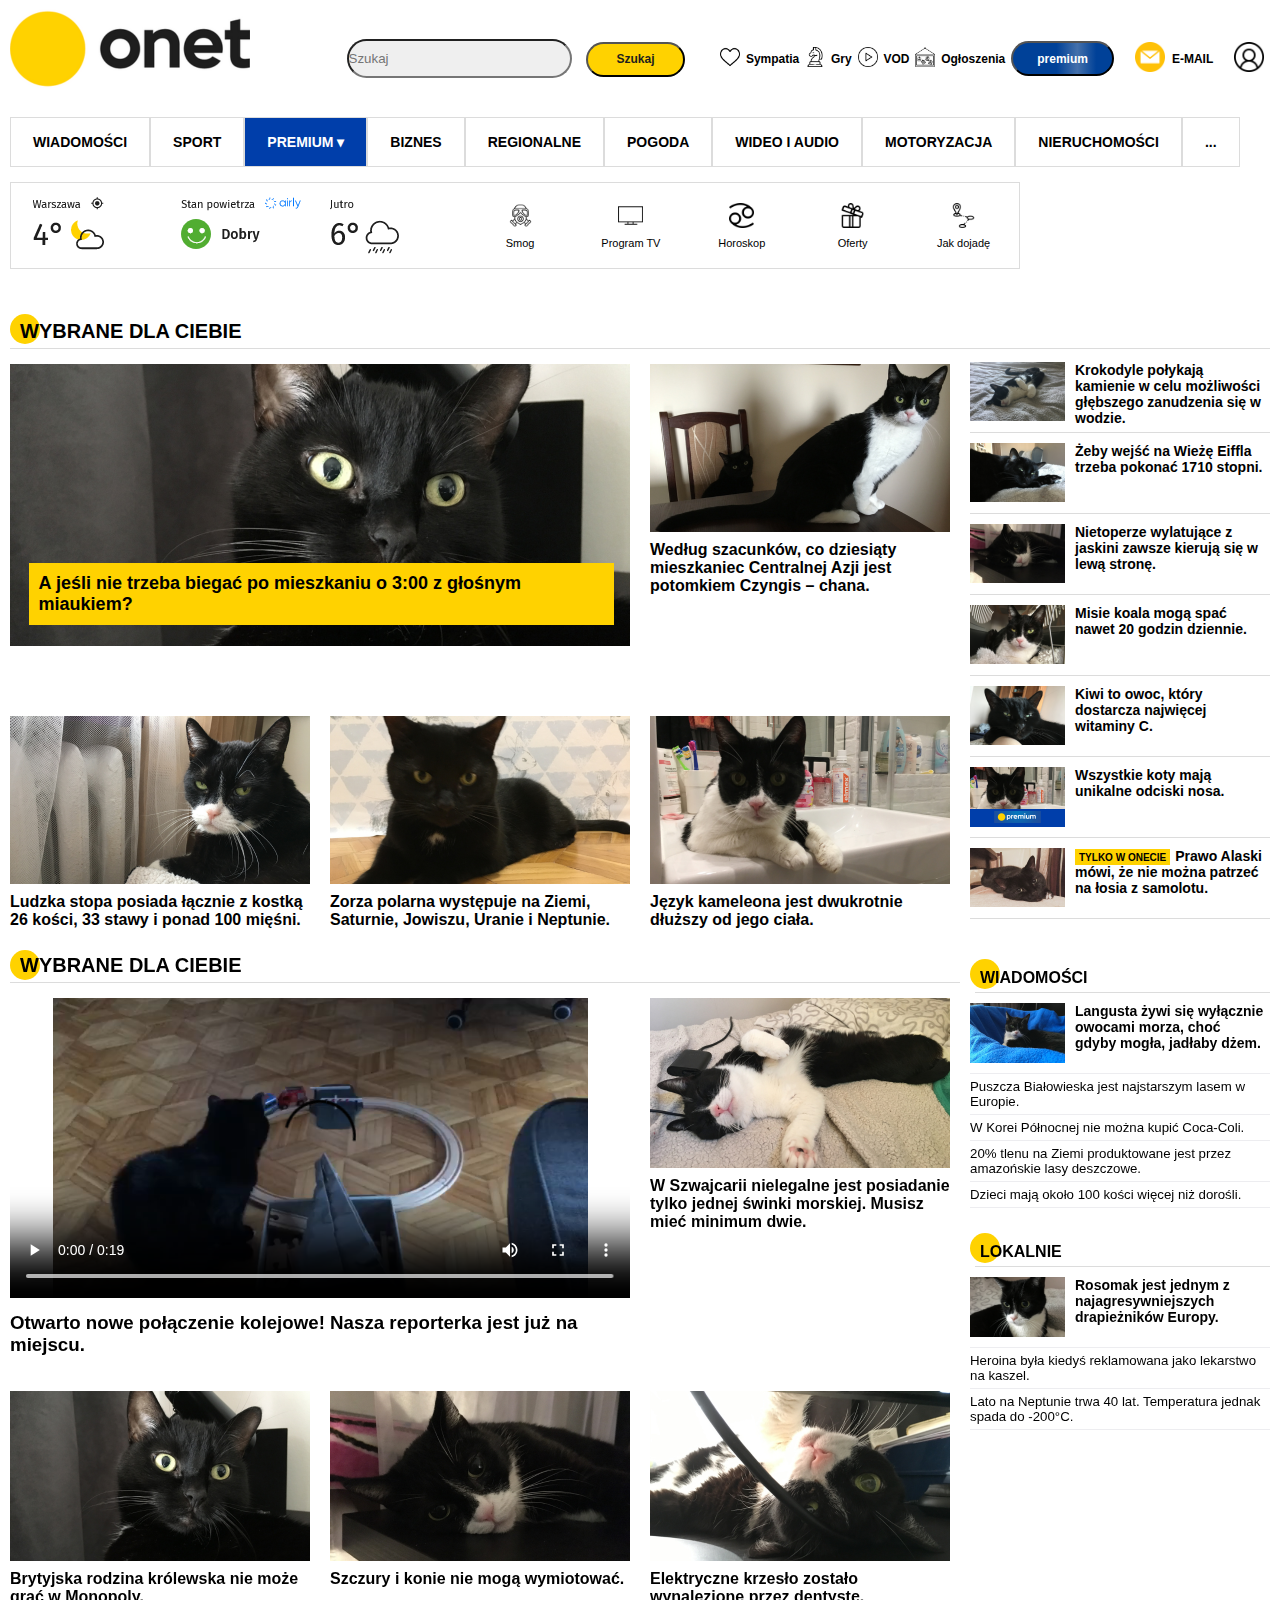
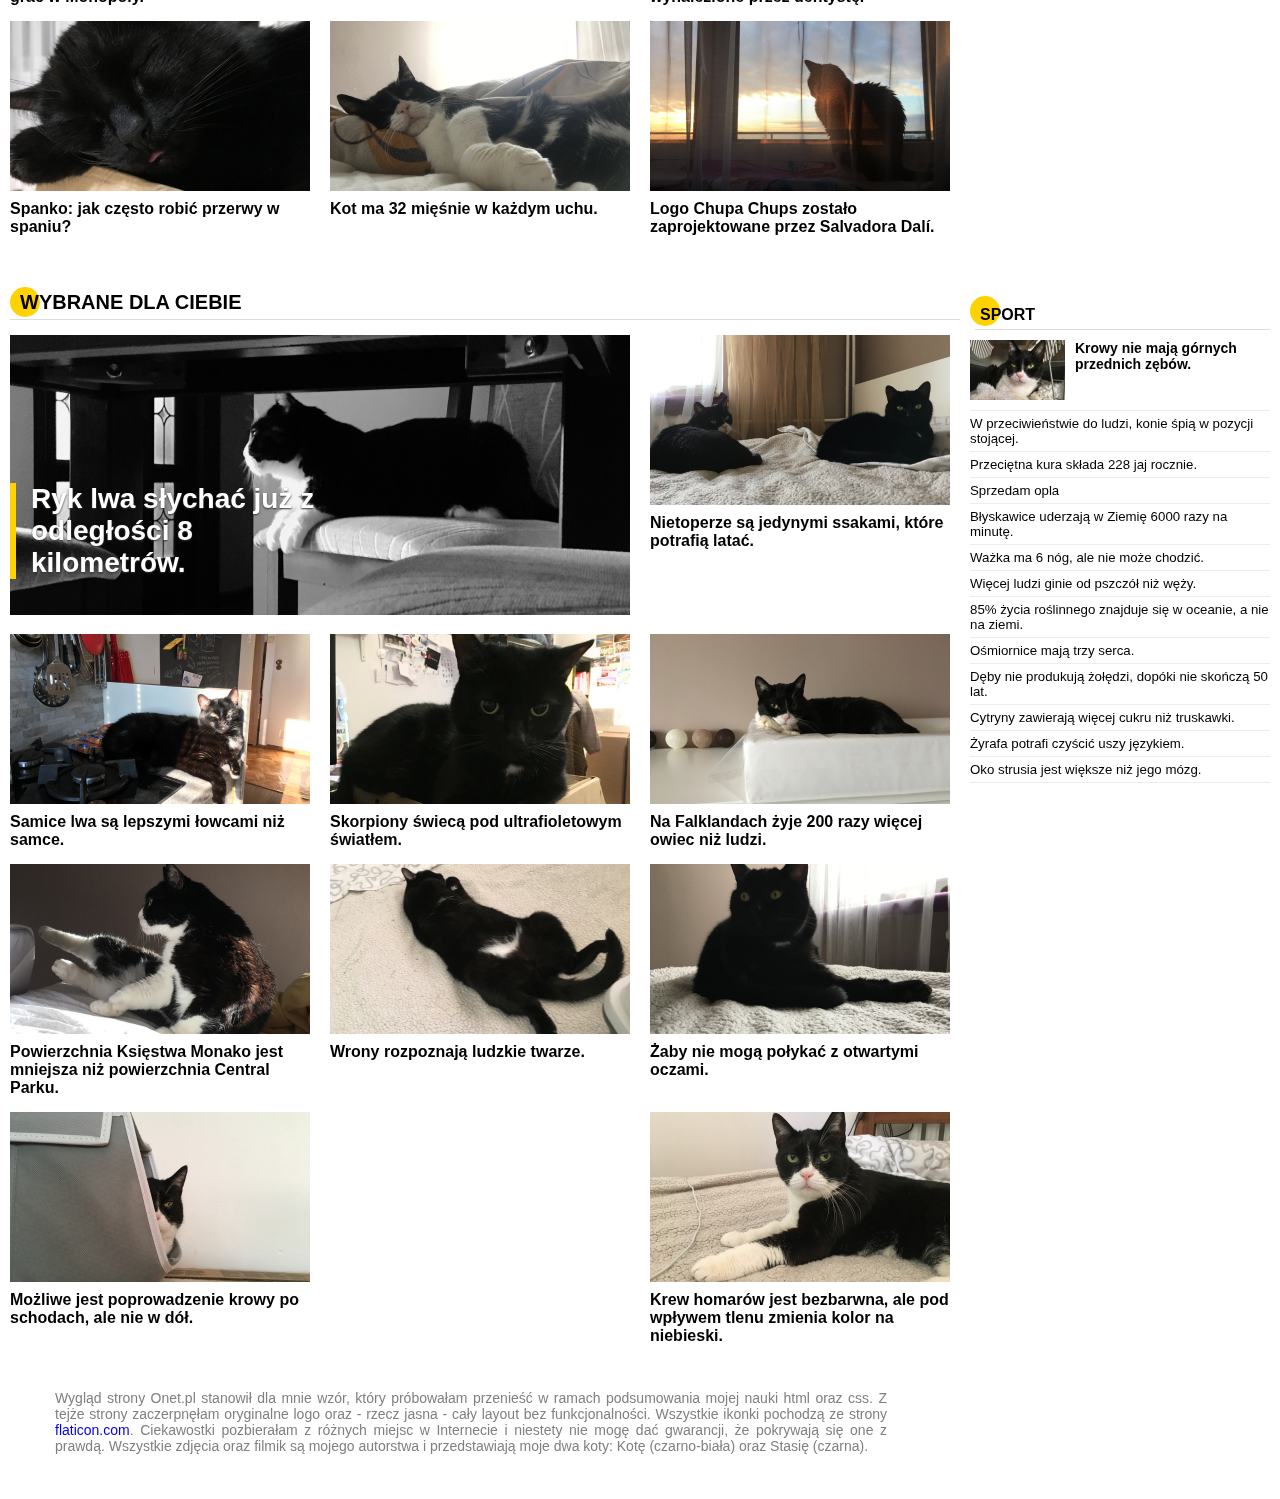
<file: index.html>
<!DOCTYPE html>
<html lang="pl">
  <head>
    <meta charset="UTF-8" />
    <meta http-equiv="X-UA-Compatible" content="IE=edge" />
    <meta
      name="viewport"
      content="width=device-width,height=device-height,initial-scale=1.0"
      
    />
    <link rel="stylesheet" type="text/css" href="styles.css" />
    <title>Onet</title>
  </head>

  

  <body>
    <!-- Pierwszy wiersz - logo, wyszukiwarka, podserwisy, logowanie -->

    <div class="header">
      <picture class="mainlogo">
        <source
          srcset="mainlogo/mainlogo_small.png"
          media="(max-width: 599px)"
        />
        <source
          srcset="mainlogo/mainlogo_medium.png"
          media="(max-width: 1199px)"
        />
        <source
          media="(min-width: 1200px)"
          srcset="mainlogo/mainlogo_big.png"
        />
        <img src="mainlogo/mainlogo_big.png" alt="" />
      </picture>

      <picture id="mail-mobile">
        <img src="email.png" alt="skrzynka mailowa" />
      </picture>

      <picture id="user-mobile">
        <img src="user.png" alt="konto użytkownika" />
      </picture>

      <div class="desktop_only_menu_nav">
        <div class="search-bar">
          <input type="text" placeholder="Szukaj" id="searchinput" />
          <button id="search" type="submit" class="searchbtn">Szukaj</button>
        </div>
        <ul class="desktop_menu_first_row">
          <li>
            <picture id="heart" class="menu-first-row-icons">
              <img src="heart.png" alt="sympatia logo" />
            </picture>
          </li>
          <li id="sympatia">Sympatia</li>
          <li>
            <picture id="games_logo" class="menu-first-row-icons">
              <img src="strategy.png" alt="gry logo" />
            </picture>
          </li>
          <li id="gry">Gry</li>
          <li>
            <picture id="vod_logo" class="menu-first-row-icons">
              <img src="play-button.png" alt="vod logo" />
            </picture>
          </li>
          <li id="vod">VOD</li>
          <li>
            <picture id="ad_logo" class="menu-first-row-icons">
              <img src="cork-board.png" alt="ogłoszenia logo" />
            </picture>
          </li>
          <li id="ogloszenia">Ogłoszenia</li>
          <li id="premium-desktop">
            <button id="premium-btn" type="button" class="premium-btn">
              Premium
            </button>
          </li>
          <li>
            <picture id="mail-desktop">
              <img src="email.png" alt="skrzynka mailowa" />
            </picture>
          </li>
          <li id="mail-desktop-text">E-MAIL</li>
          <li>
            <picture id="user-desktop">
              <img src="user.png" alt="konto użytkownika" />
            </picture>
          </li>
        </ul>
      </div>
    </div>

    <!--Musiałam zredagować inaczej 2nd line, by móc dodać dropdown menu
    do wszystkich szerokości (wczesniej były tutaj <p> zamiast divów/ul/li
      i był z tym problem. Postanowiłam rozdzielić mobile menu od
      zwykłego menu). Poniżej jest mobilne menu-->
    <div class="header-2nd-line-wrapper-mobile mobile-only-overall">
      <div class="header-2nd-line-mobile-button">Wiadomości</div>
      <div class="header-2nd-line-mobile-button">Sport</div>
      <div id="premium-header-mobile">Premium</div>
      <div class="dropdown">
        <button class="dropbtn">...</button>
        <ul class="dropdown-content">
          <li>Biznes</li>
          <li>Regionalne</li>
          <li>Pogoda</li>
          <li>Kultura</li>
          <li>Nieruchomości</li>
          <li>Motoryzacja</li>
          <li id="drpdcontent_Zakupy">Zakupy</li>
          <li>Czas wolny</li>
          <li>Sympatia</li>
          <li>Styl życia</li>
          <li>Technologie</li>
          <li>Podróże</li>
          <li>Życie gwiazd</li>
          <li>Program TV</li>
          <li>Gotowanie</li>
          <li>Ogłoszenia</li>
          <li>Pasjans</li>
          <li id="premium">premium</li>
          <li id="email">E-mail</li>
        </ul>
      </div>
    </div>

    <!--Tutaj jest menu dla pozostałych szerokości-->
    <ul class="header-2nd-line-wrapper not-for-mobile-overall">
      <li>
        <ul class="header-2nd-line">
          <li class="not-for-mobile-overall">Wiadomości</li>
          <li class="not-for-mobile-overall">Sport</li>

          <li id="premium-header-desktop">
            <div class="premium-button" tabindex="1">Premium &#9662;</div>
            <ul class="dropdown-premium not-for-mobile-overall">
              <li>Kup Onet Premium</li>
              <li>good-mousekeeping.pl</li>
              <li>Pawsmopolitan</li>
              <li>Vanity Fur</li>
              <li>Claws&Chronicles</li>
              <li>Meowly Mail</li>
              <li>Mruczweek</li>
              <li>Miautomoto</li>
              <li>Strefa premium</li>
            </ul>
          </li>
          <li id="biznes-header-destkop">Biznes</li>
          <li id="regionalne-header-desktop">Regionalne</li>
          <li id="pogoda-header-desktop">Pogoda</li>
          <li id="wideo_audio-header-desktop">Wideo i audio</li>
          <li id="motoryzacja-header-desktop">Motoryzacja</li>
          <li id="nieruchomosci-header-destkop">Nieruchomości</li>
          <li id="others-header-desktop">...</li>
        </ul>
      </li>
    </ul>

    <ul class="header-third-line">
      <li class="weather">
        <picture id="weather">
          <img src="weather_onet.png" alt="pogoda" />
        </picture>
      </li>

      <li>
        <ul class="additional-third-line">
          <li class="third-line-icon-headline">
            <picture class="additional-third-line-icons">
              <img src="3rd-line/prognoza-smogowa.png" alt="prognoza-smogowa" />
            </picture>
            <span
              class="additional-third-line-headlines additional-third-line-headlines-smog"
              >Smog</span
            >
          </li>
          <li class="third-line-icon-headline">
            <picture class="additional-third-line-icons">
              <img src="3rd-line/program-tv.png" alt="program-tv" />
            </picture>
            <span class="additional-third-line-headlines">Program TV</span>
          </li>
          <li class="third-line-icon-headline">
            <picture class="additional-third-line-icons">
              <img src="3rd-line/horoskop.png" alt="bzdury" />
            </picture>
            <span class="additional-third-line-headlines">Horoskop</span>
          </li>
          <li class="third-line-icon-headline">
            <picture class="additional-third-line-icons">
              <img src="3rd-line/oferty.png" alt="oferty" />
            </picture>
            <span class="additional-third-line-headlines">Oferty</span>
          </li>
          <li class="third-line-icon-headline">
            <picture class="additional-third-line-icons">
              <img src="3rd-line/jak-dojade.png" alt="jak dojadę" />
            </picture>
            <span class="additional-third-line-headlines">Jak dojadę</span>
          </li>
        </ul>
      </li>
    </ul>

    <!--Artykuły: sekcja z najważniejszymi, wybranymi dla użytkownika treściami-->
    <!--artykuł główny na mobilki wrzuciłam w div przed faktycznym <li> z tym
      artykułem, bo niestety tenże div wrzucony jako element
    <w <li class="important-big"> rozwalał mi wszystko i musiałabym przebudować 
      zbyt dużo. -->
    <section class="articles-1st-section">
      <h2 id="important-feed-header">Wybrane dla Ciebie</h2>

      <div class="front-news-labels-mobile">
        <div class="front-news-avatar-mobile">
          <picture class="author-avatar-1">
            <img class="kitek-avatar-1" src="kitki/kitek_avatar_1.png" alt="" />
          </picture>
        </div>
        <div class="front-news-follow-mobile">
          <span class="front-news-follow-mobile-span">Obserwuj</span>
        </div>
        <div class="blank1"></div>
        <div class="blank2"></div>
        <div class="front-news-label-mobile">
          <span class="front-news-span-label-mobile">Komentarz</span>
        </div>
        <div class="blank3"></div>
        <div class="front-news-title-mobile">
          A jeśli nie trzeba biegać po mieszkaniu o 3:00 z głośnym miaukiem?
        </div>
        <div class="blank4"></div>
        <div class="front-news-author-mobile">Kitku Kota</div>
        <div class="blank5"></div>
        <div class="front-news-social-media">
          <div class="mobile-social-like">
            <img class="mobile-social-like-icon" src="social/like.png" alt="" />
            <span class="mobile-social-like-head mobile-social-head"
              >Lubię to</span
            >
          </div>
          <div class="mobile-social-save">
            <img class="mobile-social-save-icon" src="social/save.png" alt="" />
            <span class="mobile-social-save-head mobile-social-head"
              >Zapisz</span
            >
          </div>
          <div class="mobile-social-share">
            <img
              class="mobile-social-share-icon"
              src="social/share.png"
              alt=""
            />
            <span class="mobile-social-share-head mobile-social-head">
              Udostępnij</span
            >
          </div>
        </div>
        <div class="blank6"></div>
      </div>

      <ul class="col-1-feed">
        <li class="important-big">
          <picture id="big-kitek-1" class="kitek-picture">
            <source
              media="(max-width: 599px)"
              srcset="kitki/mobile/kitek_big_1_mobile.png"
            />
            <img src="kitki/kitek_big_1.png" alt="ważny kitek" />
          </picture>

          <h3 class="important-big-header">
            A jeśli nie trzeba biegać po mieszkaniu o 3:00 z głośnym miaukiem?
          </h3>
        </li>

        <li class="important-medium-1">
          <h1 class="mobile-only-h1">Weekend z Onetem</h1>
          <picture id="medium-kitek-1" class="kitek-picture">
            <source
              media="(max-width: 599px)"
              srcset="kitki/mobile/kitek_medium_1_mobile.png"
            />
            <img src="kitki/kitek_medium_1.png" alt="mniej ważny kitek" />
          </picture>
          <h3 class="important-medium-header">
            Ludzka stopa posiada łącznie z kostką 26 kości, 33 stawy i ponad 100
            mięśni.
          </h3>
          <div class="front-news-social-media front-news-social-media-black">
            <div class="mobile-social-like">
              <img
                class="mobile-social-like-icon"
                src="social/like-black.png"
                alt=""
              />
              <span class="mobile-social-like-head mobile-social-head"
                >Lubię to</span
              >
            </div>
            <div class="mobile-social-save">
              <img
                class="mobile-social-save-icon"
                src="social/save-black.png"
                alt=""
              />
              <span class="mobile-social-save-head mobile-social-head"
                >Zapisz</span
              >
            </div>
            <div class="mobile-social-share">
              <img
                class="mobile-social-share-icon"
                src="social/share-black.png"
                alt=""
              />
              <span class="mobile-social-share-head mobile-social-head">
                Udostępnij</span
              >
            </div>
          </div>
        </li>

        <li class="important-medium-2">
          <img
            class="mobile-fake-portals-label"
            src="fake-portals/good-mousekeeping.png"
            alt=""
          />
          <picture id="medium-kitek-2" class="kitek-picture">
            <source
              media="(max-width: 599px)"
              srcset="kitki/mobile/kitek_medium_2_mobile.png"
            />
            <img src="kitki/kitek_medium_2.png" alt="mniej ważny kitek" />
          </picture>
          <h3 class="important-medium-header">
            Zorza polarna występuje na Ziemi, Saturnie, Jowiszu, Uranie i
            Neptunie.
          </h3>
          <div class="front-news-social-media front-news-social-media-black">
            <div class="mobile-social-like">
              <img
                class="mobile-social-like-icon"
                src="social/like-black.png"
                alt=""
              />
              <span class="mobile-social-like-head mobile-social-head"
                >Lubię to</span
              >
            </div>
            <div class="mobile-social-save">
              <img
                class="mobile-social-save-icon"
                src="social/save-black.png"
                alt=""
              />
              <span class="mobile-social-save-head mobile-social-head"
                >Zapisz</span
              >
            </div>
            <div class="mobile-social-share">
              <img
                class="mobile-social-share-icon"
                src="social/share-black.png"
                alt=""
              />
              <span class="mobile-social-share-head mobile-social-head">
                Udostępnij</span
              >
            </div>
          </div>
        </li>
      </ul>
      <ul class="col-2-feed">
        <li class="important-medium-3">
          <img
            class="mobile-fake-portals-label"
            src="fake-portals/pawsmopolitan.png"
            alt=""
          />
          <picture id="medium-kitek-3" class="kitek-picture">
            <source
              media="(max-width: 599px)"
              srcset="kitki/mobile/kitek_medium_3_mobile.png"
            />
            <img src="kitki/kitek_medium_3.png" alt="mniej ważny kitek" />
          </picture>
          <h3 class="important-medium-header">
            Według szacunków, co dziesiąty mieszkaniec Centralnej Azji jest
            potomkiem Czyngis – chana.
          </h3>
          <div class="front-news-social-media front-news-social-media-black">
            <div class="mobile-social-like">
              <img
                class="mobile-social-like-icon"
                src="social/like-black.png"
                alt=""
              />
              <span class="mobile-social-like-head mobile-social-head"
                >Lubię to</span
              >
            </div>
            <div class="mobile-social-save">
              <img
                class="mobile-social-save-icon"
                src="social/save-black.png"
                alt=""
              />
              <span class="mobile-social-save-head mobile-social-head"
                >Zapisz</span
              >
            </div>
            <div class="mobile-social-share">
              <img
                class="mobile-social-share-icon"
                src="social/share-black.png"
                alt=""
              />
              <span class="mobile-social-share-head mobile-social-head">
                Udostępnij</span
              >
            </div>
          </div>
        </li>

        <li class="important-medium-4">
          <img
            class="mobile-fake-portals-label"
            src="fake-portals/vanity-fur.png"
            alt=""
          />
          <picture id="medium-kitek-4" class="kitek-picture">
            <source
              media="(max-width: 599px)"
              srcset="kitki/mobile/kitek_medium_4_mobile.png"
            />
            <img src="kitki/kitek_medium_4.png" alt="mniej ważny kitek" />
          </picture>
          <h3 class="important-medium-header">
            Język kameleona jest dwukrotnie dłuższy od jego ciała.
          </h3>
          <div class="front-news-social-media front-news-social-media-black">
            <div class="mobile-social-like">
              <img
                class="mobile-social-like-icon"
                src="social/like-black.png"
                alt=""
              />
              <span class="mobile-social-like-head mobile-social-head"
                >Lubię to</span
              >
            </div>
            <div class="mobile-social-save">
              <img
                class="mobile-social-save-icon"
                src="social/save-black.png"
                alt=""
              />
              <span class="mobile-social-save-head mobile-social-head"
                >Zapisz</span
              >
            </div>
            <div class="mobile-social-share">
              <img
                class="mobile-social-share-icon"
                src="social/share-black.png"
                alt=""
              />
              <span class="mobile-social-share-head mobile-social-head">
                Udostępnij</span
              >
            </div>
          </div>
        </li>
      </ul>

      <ul class="col-3-feed-wrapper">
        <li class="mobile-col-3-headlines">
          <ul>
            <li class="mobile-col-3-headlines-wiadomosci">
              <picture class="mobile-col-3-headlines-wiadomosci-icon">
                <img src="news.png" alt="newsy" />
              </picture>
              <span class="mobile-col-3-headlines-wiadomosci-span">
                Wiadomości
              </span>
            </li>
            <li class="mobile-col-3-headlines-premium">
              <span class="mobile-col-3-headlines-premium-span"> Premium </span>
            </li>
          </ul>
        </li>
        <li class="col-3-feed">
          <picture id="small-kitek-1" class="kitek-picture">
            <source
              media="(max-width: 599px)"
              srcset="kitki/mobile/kitek_small_1_mobile.png"
            />
            <img src="kitki/kitek_small_1.png" alt="mało ważny kitek" />
          </picture>
          <h4 class="important-small-header">
            Krokodyle połykają kamienie w celu możliwości głębszego zanudzenia
            się w wodzie.
          </h4>
        </li>
        <li class="col-3-feed">
          <picture id="small-kitek-2" class="kitek-picture">
            <source
              media="(max-width: 599px)"
              srcset="kitki/mobile/kitek_small_2_mobile.png"
            />
            <img src="kitki/kitek_small_2.png" alt="mało ważny kitek" />
          </picture>
          <h4 class="important-small-header">
            Żeby wejść na Wieżę Eiffla trzeba pokonać 1710 stopni.
          </h4>
        </li>
        <li class="col-3-feed">
          <picture id="small-kitek-3" class="kitek-picture">
            <source
              media="(max-width: 599px)"
              srcset="kitki/mobile/kitek_small_3_mobile.png"
            />
            <img src="kitki/kitek_small_3.png" alt="mało ważny kitek" />
          </picture>
          <h4 class="important-small-header">
            Nietoperze wylatujące z jaskini zawsze kierują się w lewą stronę.
          </h4>
        </li>
        <li class="col-3-feed">
          <picture id="small-kitek-4" class="kitek-picture">
            <source
              media="(max-width: 599px)"
              srcset="kitki/mobile/kitek_small_4_mobile.png"
            />
            <img src="kitki/kitek_small_4.png" alt="mało ważny kitek" />
          </picture>
          <h4 class="important-small-header">
            Misie koala mogą spać nawet 20 godzin dziennie.
          </h4>
        </li>
        <li class="col-3-feed">
          <picture id="small-kitek-5" class="kitek-picture">
            <source
              media="(max-width: 599px)"
              srcset="kitki/mobile/kitek_small_5_mobile.png"
            />
            <img src="kitki/kitek_small_5.png" alt="mało ważny kitek" />
          </picture>
          <h4 class="important-small-header">
            Kiwi to owoc, który dostarcza najwięcej witaminy C.
          </h4>
        </li>
        <li class="col-3-feed mini-premium-label">
          <picture id="small-kitek-6" class="kitek-picture">
            <source
              media="(max-width: 599px)"
              srcset="kitki/mobile/kitek_small_6_mobile.png"
            />
            <img src="kitki/kitek_small_6.png" alt="mało ważny kitek" />
          </picture>
          <div class="premium-label-small kitek-picture">
            <img src="premium-label.png" alt="" height="12" />
          </div>
          <h4 class="important-small-header">
            Wszystkie koty mają unikalne odciski nosa.
          </h4>
        </li>
        <li class="col-3-feed">
          <picture id="small-kitek-7" class="kitek-picture">
            <source
              media="(max-width: 599px)"
              srcset="kitki/mobile/kitek_small_7_mobile.png"
            />
            <img src="kitki/kitek_small_7.png" alt="mało ważny kitek" />
          </picture>
          <h4 class="important-small-header">
            <span id="tylko-w-onecie">TYLKO W ONECIE</span>Prawo Alaski mówi, że
            nie można patrzeć na łosia z samolotu.
          </h4>
        </li>
      </ul>
    </section>
    <!--Kolejna sekcja z artykułami-->
    <section class="articles-2nd-section">
      <ul class="v2nd-section-col1-big">
        <li class="important-other-sections-header-wrapper">
          <h2 class="important-other-sections-header">Wybrane dla Ciebie</h2>
        </li>
        <li class="v2nd-section-video">
          <video
            class="video-stasia"
            src="kitki/kitek_video.mp4"
            controls
          ></video>
          <h3 class="important-feed-header">
            Otwarto nowe połączenie kolejowe! Nasza reporterka jest już na
            miejscu.
          </h3>
          <div class="front-news-social-media front-news-social-media-video">
            <div class="mobile-social-like mobile-social-like-video">
              <img
                class="mobile-social-like-icon"
                src="social/like.png"
                alt=""
              />
              <span
                class="mobile-social-like-head mobile-social-like-head-video mobile-social-head"
                >Lubię to</span
              >
            </div>
            <div class="mobile-social-save mobile-social-save-video">
              <img
                class="mobile-social-save-icon"
                src="social/save.png"
                alt=""
              />
              <span
                class="mobile-social-save-head mobile-social-save-head-video mobile-social-head"
                >Zapisz</span
              >
            </div>
            <div class="mobile-social-share">
              <img
                class="mobile-social-share-icon"
                src="social/share.png"
                alt=""
              />
              <span class="mobile-social-share-head mobile-social-head">
                Udostępnij</span
              >
            </div>
          </div>
        </li>
        <!-- Jestem strasznie leniwą bułą - w wersji mobilnej chcę, aby ten
        kontener był niezależny od filmiku wyżej (aby stworzyć grida/flexa
        tylko z tymi artykułami, bez filmiku). W związku z tym wrzuciłam
      te artykuły w osobny pojemniczek, opatrzyłam klasą, którą wyłączę na 
      WSZYSTKICH szerokościach poza mobilną.  -->
        <li class="mobile-only-overall mobile-only-wrapper-scroll-articles">
          <h3 class="mobile-only-headline-v2nd-section-scroll">Kocie sprawy</h3>

          <ul class="mobile-only-wrapper">
            <li class="v2nd-section-1st-col-medium-5">
              <picture class="medium-kitek-5 kitek-picture">
                <source
                  media="(max-width: 599px)"
                  srcset="kitki/mobile/kitek_medium_5_mobile.png"
                />
                <img
                  src="kitki/kitek_medium_5.png"
                  alt="mniej ważny kitek, ale wciąż ważny"
                />
              </picture>
              <h3 class="important-medium-header">
                Test drapaków (w tym zasłon, foteli i kanap).
              </h3>
            </li>
            <li class="v2nd-section-1st-col-medium-6">
              <picture class="medium-kitek-6 kitek-picture">
                <source
                  media="(max-width: 599px)"
                  srcset="kitki/mobile/kitek_medium_6_mobile.png"
                />
                <img
                  src="kitki/kitek_medium_6.png"
                  alt="mniej ważny kitek, ale wciąż ważny"
                />
              </picture>
              <h3 class="important-medium-header">
                Gubienie sierści: jak rozpoznać najdroższe ubranie człowieka?
              </h3>
            </li>
            <li class="v2nd-section-1st-col-medium-7">
              <picture class="medium-kitek-7 kitek-picture">
                <source
                  media="(max-width: 599px)"
                  srcset="kitki/mobile/kitek_medium_7_mobile.png"
                />
                <img
                  src="kitki/kitek_medium_7.png"
                  alt="mniej ważny kitek, ale wciąż ważny"
                />
              </picture>
              <h3 class="important-medium-header">
                Jak robić jeszcze głośniejsze "meow"?
              </h3>
            </li>
            <li class="v2nd-section-1st-col-medium-8">
              <picture class="medium-kitek-8 kitek-picture">
                <source
                  media="(max-width: 599px)"
                  srcset="kitki/mobile/kitek_medium_8_mobile.png"
                />
                <img
                  src="kitki/kitek_medium_8.png"
                  alt="mniej ważny kitek, ale wciąż ważny"
                />
              </picture>
              <h3 class="important-medium-header">
                7 oznak, że przeholowałeś z kocimiętką.
              </h3>
            </li>
          </ul>
        </li>
        <!-- Tu się kończy ten dziki kontener na mobilne rzeczy. Żeby
        nie powtarzać contentu w mobilnje wersji, wszystkie artykuły
      wrzucam w klasę not-for-mobile-overall, którą wyłączę rzecz jasna
      w wersji mobilnej-->
        <li class="v2nd-section-1st-col-medium-5 not-for-mobile-overall">
          <picture class="medium-kitek-5 kitek-picture not-for-mobile-overall">
            <source
              media="(max-width: 599px)"
              srcset="kitki/mobile/kitek_medium_5_mobile.png"
            />
            <img
              src="kitki/kitek_medium_5.png"
              alt="mniej ważny kitek, ale wciąż ważny"
            />
          </picture>
          <h3 class="important-medium-header not-for-mobile-overall">
            W Szwajcarii nielegalne jest posiadanie tylko jednej świnki
            morskiej. Musisz mieć minimum dwie.
          </h3>
        </li>
        <li class="v2nd-section-1st-col-medium-6 not-for-mobile-overall">
          <picture class="medium-kitek-6 kitek-picture not-for-mobile-overall">
            <source
              media="(max-width: 599px)"
              srcset="kitki/mobile/kitek_medium_6_mobile.png"
            />
            <img
              src="kitki/kitek_medium_6.png"
              alt="mniej ważny kitek, ale wciąż ważny"
            />
          </picture>
          <h3 class="important-medium-header not-for-mobile-overall">
            Brytyjska rodzina królewska nie może grać w Monopoly.
          </h3>
        </li>
        <li class="v2nd-section-1st-col-medium-7 not-for-mobile-overall">
          <picture class="medium-kitek-7 kitek-picture not-for-mobile-overall">
            <source
              media="(max-width: 599px)"
              srcset="kitki/mobile/kitek_medium_7_mobile.png"
            />
            <img
              src="kitki/kitek_medium_7.png"
              alt="mniej ważny kitek, ale wciąż ważny"
            />
          </picture>
          <h3 class="important-medium-header not-for-mobile-overall">
            Szczury i konie nie mogą wymiotować.
          </h3>
        </li>
        <li class="v2nd-section-1st-col-medium-8 not-for-mobile-overall">
          <picture class="medium-kitek-8 kitek-picture not-for-mobile-overall">
            <source
              media="(max-width: 599px)"
              srcset="kitki/mobile/kitek_medium_8_mobile.png"
            />
            <img
              src="kitki/kitek_medium_8.png"
              alt="mniej ważny kitek, ale wciąż ważny"
            />
          </picture>
          <h3 class="important-medium-header not-for-mobile-overall">
            Elektryczne krzesło zostało wynalezione przez dentystę.
          </h3>
        </li>

        <li class="v2nd-section-2nd-col-medium-9 mobile-only-yellow-container">
          <h2 class="mobile-only-overall mobile-only-yellow-container-headline">
            Wiadomości
          </h2>
          <ul class="mobile-only-overall mobile-only-news-menu-scroll">
            <li>Kotopuszki i saszety</li>
            <li>Uprawa kocimiętki</li>
            <li>Świat</li>
            <li>Ładne futerko</li>
            <li>Tresura ludzi</li>
            <li>Głośne meow</li>
          </ul>
          <picture class="medium-kitek-9 kitek-picture">
            <source
              media="(max-width: 599px)"
              srcset="kitki/mobile/kitek_medium_9_mobile_big.png"
            />
            <img
              src="kitki/kitek_medium_9.png"
              alt="mniej ważny kitek, ale wciąż ważny"
            />
          </picture>
          <h3
            class="important-medium-header important-medium-header-mobile-yellow-container"
          >
            Spanko: jak często robić przerwy w spaniu?
          </h3>
          <ul class="mobile-only-overall social-small-icons-mobile-wrapper">
            <li class="social-small-icons-mobile">
              <picture>
                <img src="social/share-black.png" alt="share" />
              </picture>
              <picture>
                <img src="social/save-black.png" alt="save" />
              </picture>
            </li>
          </ul>
        </li>

        <li class="v2nd-section-2nd-col-medium-10 not-for-mobile-overall">
          <picture class="medium-kitek-10 kitek-picture not-for-mobile-overall">
            <source
              media="(max-width: 599px)"
              srcset="kitki/mobile/kitek_medium_10_mobile.png"
            />
            <img
              src="kitki/kitek_medium_10.png"
              alt="mniej ważny kitek, ale wciąż ważny"
            />
          </picture>
          <h3 class="important-medium-header not-for-mobile-overall">
            Kot ma 32 mięśnie w każdym uchu.
          </h3>
        </li>
        <li class="v2nd-section-2nd-col-medium-11 not-for-mobile-overall">
          <picture class="medium-kitek-11 kitek-picture not-for-mobile-overall">
            <source
              media="(max-width: 599px)"
              srcset="kitki/mobile/kitek_medium_11_mobile.png"
            />
            <img
              src="kitki/kitek_medium_11.png"
              alt="mniej ważny kitek, ale wciąż ważny"
            />
          </picture>
          <h3 class="important-medium-header not-for-mobile-overall">
            Logo Chupa Chups zostało zaprojektowane przez Salvadora Dalí.
          </h3>
        </li>
      </ul>

      <section class="v2nd-section-3rd-wrapper">
        <ul class="v2nd-section-3rd-col-part1">
          <li class="v2nd-section-3rd-col-head1">
            <h4 class="v2nd-section-3rd-col-head1-h4">Wiadomości</h4>
          </li>
          <li class="v2nd-section-3rd-col-small-8">
            <picture class="small-kitek-8 kitek-picture">
              <source
                media="(max-width: 599px)"
                srcset="kitki/mobile/kitek_small_8_mobile.png"
              />
              <img
                src="kitki/kitek_small_8.png"
                alt="mniej ważny kitek, ale wciąż ważny"
              />
            </picture>
            <h4 class="important-small-header">
              Langusta żywi się wyłącznie owocami morza, choć gdyby mogła,
              jadłaby dżem.
            </h4>
          </li>
          <li>
            <ul class="v2nd-section-small-headlines">
              <li>
                <h5>Puszcza Białowieska jest najstarszym lasem w Europie.</h5>
              </li>
              <li>
                <h5>W Korei Północnej nie można kupić Coca-Coli.</h5>
              </li>
              <li>
                <h5>
                  20% tlenu na Ziemi produktowane jest przez amazońskie lasy
                  deszczowe.
                </h5>
              </li>
              <li>
                <h5>Dzieci mają około 100 kości więcej niż dorośli.</h5>
              </li>
            </ul>

            <ul class="v2nd-section-3rd-col-part2">
              <li class="v2nd-section-3rd-col-head2">
                <h4 class="v2nd-section-3rd-col-head2-h4">Lokalnie</h4>
              </li>
              <li class="v2nd-section-3rd-col-small-9">
                <picture class="small-kitek-9 kitek-picture">
                  <source
                    media="(max-width: 599px)"
                    srcset="kitki/mobile/kitek_small_9_mobile.png"
                  />
                  <img
                    src="kitki/kitek_small_9.png"
                    alt="mniej ważny kitek, ale wciąż ważny"
                  />
                </picture>
                <h4 class="important-small-header">
                  Rosomak jest jednym z najagresywniejszych drapieżników Europy.
                </h4>
              </li>
              <li>
                <ul class="v2nd-section-small-headlines">
                  <li>
                    <h5>
                      Heroina była kiedyś reklamowana jako lekarstwo na kaszel.
                    </h5>
                  </li>
                  <li>
                    <h5>
                      Lato na Neptunie trwa 40 lat. Temperatura jednak spada do
                      -200&deg;C.
                    </h5>
                  </li>
                </ul>
              </li>
            </ul>
          </li>
        </ul>
      </section>
    </section>
    <!--Sekcja z pogodą dostępna tylko dla telefonów-->
    <section class="mobile-only-overall local-weather">
      <h3 class="local-weather-city-headline">Warszawa</h3>
      <div class="local-weather-icons">
        <span class="local-weather-icons-today">Dzisiaj</span>
        <img src="weather-mobile/weather.png" alt="pogoda" />
        <img src="weather-mobile/smog.png" alt="smog" />
        <img src="weather-mobile/biomet.png" alt="biomet" />
        <img src="weather-mobile/car.png" alt="kierowcy" />
        <img src="weather-mobile/jogging.png" alt="jogging" />
        <img src="weather-mobile/uv.png" alt="UV" />
      </div>
      <div class="local-weather-text">
        <h4 class="local-weather-text-headline">Prognoza pogody</h4>
        <div class="local-weather-currently">
          <span class="local-weather-temperature">15 &deg;</span>
          <img
            class="local-weather-icon"
            src="weather-mobile/weather.png"
            alt="pogoda"
          />
        </div>
        <span class="local-weather-temperature-text">
          Odczuwalna: 15 &#x2103; <br />
          Zachmurzenie umiarkowane
        </span>
        <div class="local-weather-details-wrapper">
          <span>Deszcz:</span>
          <span class="local-weather-details-bold">0.0 mm</span>
          <span>Zachmurzenie:</span>
          <span class="local-weather-details-bold">51%</span>
          <span>Wiatr:</span>
          <span class="local-weather-details-bold">5.6 km/h</span>
          <span>Wilgotność:</span>
          <span class="local-weather-details-bold">56%</span>
          <span>Ciśnienie atmosf.::</span>
          <span class="local-weather-details-bold">1019 hPa</span>
          <span>Śnieg:</span>
          <span class="local-weather-details-bold">a dajcie spokój</span>
        </div>
      </div>
    </section>
    <!--Ostatnia sekcja-->
    <section class="articles-3rd-section">
      <ul class="v3rd-section-col1-wrapper">
        <li class="important-other-sections-header-wrapper-sport">
          <h2
            class="important-other-sections-header important-other-sections-header-sec3 not-for-mobile-overall"
          >
            Wybrane dla Ciebie
          </h2>
        </li>
        <li
          class="important-other-sections-header-wrapper-sport mobile-only-overall"
        >
          <h2 class="important-other-sections-header mobile-only-overall">
            Sport
          </h2>
        </li>
        <li class="mobile-only-overall mobile-only-sport-menu-wrapper">
          <ul class="mobile-only-sport-menu">
            <li>Gonitwa za laserem</li>
            <li>Spanko</li>
            <li>Wbijanie pazurków w drogie kanapy</li>
            <li>Strącanie przedmiotów</li>
            <li>Parkour po mieszkaniu</li>
          </ul>
        </li>
        <li class="v3rd-section-big">
          <picture class="big-kitek-2 kitek-picture">
            <source
              media="(max-width: 599px)"
              srcset="kitki/mobile/kitek_big_2_mobile_rwd.png"
            />
            <img src="kitki/kitek_big_2.png" alt="bardzo ważny kitek" />
          </picture>
          <h3
            class="important-medium-header important-medium-header-on-photo important-medium-header-sport"
          >
            Ryk lwa słychać już z odległości 8 kilometrów.
          </h3>
        </li>
        <li class="mobile-only-overall mobile-sport-small-articles-wrapper">
          <ul class="mobile-sport-small-articles">
            <li class="v3rd-section-sport-col-small-11">
              <picture class="small-kitek-11 kitek-picture">
                <img
                  src="kitki/mobile/kitek_small_11_mobile.png"
                  alt="mniej ważny kitek, ale wciąż ważny"
                />
              </picture>
              <h4 class="important-small-header">
                Krokodyl nie może wystawić języka.
              </h4>
            </li>
            <li class="v3rd-section-sport-col-small-12">
              <picture class="small-kitek-12 kitek-picture">
                <img
                  src="kitki/mobile/kitek_small_12_mobile.png"
                  alt="mniej ważny kitek, ale wciąż ważny"
                />
              </picture>
              <h4 class="important-small-header">
                Ptaki potrzebują grawitacji, aby połykać swoje pożywienie.
              </h4>
            </li>
            <li class="v3rd-section-sport-col-small-13">
              <picture class="small-kitek-13 kitek-picture">
                <img
                  src="kitki/mobile/kitek_small_13_mobile.png"
                  alt="mniej ważny kitek, ale wciąż ważny"
                />
              </picture>
              <h4 class="important-small-header">
                Prędkość maksymalna rekinów to 70 km/h.
              </h4>
            </li>
            <li class="v3rd-section-sport-col-small-14">
              <picture class="small-kitek-14 kitek-picture">
                <img
                  src="kitki/mobile/kitek_small_14_mobile.png"
                  alt="mniej ważny kitek, ale wciąż ważny"
                />
              </picture>
              <h4 class="important-small-header">
                Wiatr nie wydaje dźwięku, dopóki nie uderzy w jakiś obiekt.
              </h4>
            </li>
            <li class="v3rd-section-sport-col-small-15">
              <picture class="small-kitek-15 kitek-picture">
                <img
                  src="kitki/mobile/kitek_small_15_mobile.png"
                  alt="mniej ważny kitek, ale wciąż ważny"
                />
              </picture>
              <h4 class="important-small-header">
                Źrenica ośmiornicy i kozy jest prostokątna.
              </h4>
            </li>
          </ul>
        </li>
        <!-- Jestem strasznie leniwą bułą - w wersji mobilnej chcę, aby ten
        kontener był niezależny od filmiku wyżej (aby stworzyć grida/flexa
        tylko z tymi artykułami, bez filmiku). W związku z tym wrzuciłam
        te artykuły w osobny pojemniczek, opatrzyłam klasą, którą wyłączę na 
        WSZYSTKICH szerokościach poza mobilną.  -->
        <li
          class="mobile-only-overall mobile-only-wrapper-premium-scroll-articles"
        >
          <h3 class="mobile-only-headline-v3rd-section-scroll">Premium</h3>
          <ul class="mobile-only-premium-menu">
            <li>Onet Premium</li>
            <li>Pawsmopolitan</li>
            <li>good-mousekeeping.pl</li>
            <li>Vanity Fur</li>
            <li>Claws&Chronicles</li>
            <li>Meowly Mail</li>
            <li>Mruczweek Polska</li>
            <li>Miautomoto</li>
          </ul>
          <ul class="mobile-only-wrapper-premium">
            <li class="v3rd-section-col1-medium">
              <picture class="medium-kitek-12 kitek-picture">
                <source
                  media="(max-width: 599px)"
                  srcset="kitki/mobile/kitek_medium_12_mobile.png"
                />
                <img
                  src="kitki/kitek_medium_12.png"
                  alt="mniej ważny kitek, ale wciąż ważny"
                />
              </picture>
              <h3 class="important-medium-header">
                Powierzchnia Księstwa Monako jest mniejsza niż powierzchnia
                Central Parku.
              </h3>
            </li>
            <li class="v3rd-section-col1-medium">
              <picture class="medium-kitek-13 kitek-picture">
                <source
                  media="(max-width: 599px)"
                  srcset="kitki/mobile/kitek_medium_13_mobile.png"
                />
                <img
                  src="kitki/kitek_medium_13.png"
                  alt="mniej ważny kitek, ale wciąż ważny"
                />
              </picture>
              <h3 class="important-medium-header">
                Na Falklandach żyje 200 razy więcej owiec niż ludzi.
              </h3>
            </li>
            <li class="v3rd-section-col1-medium">
              <picture class="medium-kitek-14 kitek-picture">
                <source
                  media="(max-width: 599px)"
                  srcset="kitki/mobile/kitek_medium_21_mobile.png"
                />
                <img
                  src="kitki/kitek_medium_14.png"
                  alt="mniej ważny kitek, ale wciąż ważny"
                />
              </picture>
              <h3 class="important-medium-header">
                Skorpiony świecą pod ultrafioletowym światłem.
              </h3>
            </li>
            <li class="v3rd-section-col1-medium">
              <picture class="medium-kitek-15 kitek-picture">
                <source
                  media="(max-width: 599px)"
                  srcset="kitki/mobile/kitek_medium_15_mobile.png"
                />
                <img
                  src="kitki/kitek_medium_15.png"
                  alt="mniej ważny kitek, ale wciąż ważny"
                />
              </picture>
              <h3 class="important-medium-header">
                Samice lwa są lepszymi łowcami niż samce.
              </h3>
            </li>
            <li class="v3rd-section-col1-medium">
              <picture class="medium-kitek-16 kitek-picture">
                <source
                  media="(max-width: 599px)"
                  srcset="kitki/mobile/kitek_medium_16_mobile.png"
                />
                <img
                  src="kitki/kitek_medium_16.png"
                  alt="mniej ważny kitek, ale wciąż ważny"
                />
              </picture>
              <h3 class="important-medium-header">
                Nietoperze są jedynymi ssakami, które potrafią latać.
              </h3>
            </li>
          </ul>
        </li>
        <!--Tu się kończy ten dziki kontener na mobilne rzeczy. Żeby
        nie powtarzać contentu w mobilnje wersji, wszystkie artykuły
      wrzucam w klasę not-for-mobile-overall, którą wyłączę rzecz jasna
      w wersji mobilnej-->
        <li class="v3rd-section-col1-medium not-for-mobile-overall">
          <picture class="medium-kitek-12 kitek-picture not-for-mobile-overall">
            <source
              media="(max-width: 599px)"
              srcset="kitki/mobile/kitek_medium_12_mobile.png"
            />
            <img
              src="kitki/kitek_medium_12.png"
              alt="mniej ważny kitek, ale wciąż ważny"
            />
          </picture>
          <h3 class="important-medium-header not-for-mobile-overall">
            Nietoperze są jedynymi ssakami, które potrafią latać.
          </h3>
        </li>
        <li class="v3rd-section-col1-medium not-for-mobile-overall">
          <picture class="medium-kitek-13 kitek-picture not-for-mobile-overall">
            <source
              media="(max-width: 599px)"
              srcset="kitki/mobile/kitek_medium_13_mobile.png"
            />
            <img
              src="kitki/kitek_medium_13.png"
              alt="mniej ważny kitek, ale wciąż ważny"
            />
          </picture>
          <h3 class="important-medium-header not-for-mobile-overall">
            Samice lwa są lepszymi łowcami niż samce.
          </h3>
        </li>
        <li class="v3rd-section-col1-medium not-for-mobile-overall">
          <picture class="medium-kitek-14 kitek-picture not-for-mobile-overall">
            <source
              media="(max-width: 599px)"
              srcset="kitki/mobile/kitek_medium_21_mobile.png"
            />
            <img
              src="kitki/kitek_medium_14.png"
              alt="mniej ważny kitek, ale wciąż ważny"
            />
          </picture>
          <h3 class="important-medium-header not-for-mobile-overall">
            Skorpiony świecą pod ultrafioletowym światłem.
          </h3>
        </li>
        <li class="v3rd-section-col1-medium not-for-mobile-overall">
          <picture class="medium-kitek-15 kitek-picture not-for-mobile-overall">
            <source
              media="(max-width: 599px)"
              srcset="kitki/mobile/kitek_medium_15_mobile.png"
            />
            <img
              src="kitki/kitek_medium_15.png"
              alt="mniej ważny kitek, ale wciąż ważny"
            />
          </picture>
          <h3 class="important-medium-header not-for-mobile-overall">
            Na Falklandach żyje 200 razy więcej owiec niż ludzi.
          </h3>
        </li>
        <li class="v3rd-section-col1-medium not-for-mobile-overall">
          <picture class="medium-kitek-16 kitek-picture not-for-mobile-overall">
            <source
              media="(max-width: 599px)"
              srcset="kitki/mobile/kitek_medium_16_mobile.png"
            />
            <img
              src="kitki/kitek_medium_16.png"
              alt="mniej ważny kitek, ale wciąż ważny"
            />
          </picture>
          <h3 class="important-medium-header not-for-mobile-overall">
            Powierzchnia Księstwa Monako jest mniejsza niż powierzchnia Central
            Parku.
          </h3>
        </li>
        <li class="v3rd-section-col1-medium">
          <img
            class="mobile-fake-portals-label"
            src="fake-portals/Claws&Chronicles.png"
            alt=""
          />
          <picture class="medium-kitek-17 kitek-picture">
            <source
              media="(max-width: 599px)"
              srcset="kitki/mobile/kitek_medium_17_mobile.png"
            />
            <img
              src="kitki/kitek_medium_17.png"
              alt="mniej ważny kitek, ale wciąż ważny"
            />
          </picture>
          <h3 class="important-medium-header">
            Wrony rozpoznają ludzkie twarze.
          </h3>
          <div class="front-news-social-media front-news-social-media-black">
            <div class="mobile-social-like">
              <img
                class="mobile-social-like-icon"
                src="social/like-black.png"
                alt=""
              />
              <span class="mobile-social-like-head mobile-social-head"
                >Lubię to</span
              >
            </div>
            <div class="mobile-social-save">
              <img
                class="mobile-social-save-icon"
                src="social/save-black.png"
                alt=""
              />
              <span class="mobile-social-save-head mobile-social-head"
                >Zapisz</span
              >
            </div>
            <div class="mobile-social-share">
              <img
                class="mobile-social-share-icon"
                src="social/share-black.png"
                alt=""
              />
              <span class="mobile-social-share-head mobile-social-head">
                Udostępnij</span
              >
            </div>
          </div>
        </li>
        <li class="v3rd-section-col1-medium">
          <img
            class="mobile-fake-portals-label"
            src="fake-portals/Mail.png"
            alt=""
          />
          <picture class="medium-kitek-18 kitek-picture">
            <source
              media="(max-width: 599px)"
              srcset="kitki/mobile/kitek_medium_18_mobile.png"
            />
            <img
              src="kitki/kitek_medium_18.png"
              alt="mniej ważny kitek, ale wciąż ważny"
            />
          </picture>
          <h3 class="important-medium-header">
            Żaby nie mogą połykać z otwartymi oczami.
          </h3>
          <div class="front-news-social-media front-news-social-media-black">
            <div class="mobile-social-like">
              <img
                class="mobile-social-like-icon"
                src="social/like-black.png"
                alt=""
              />
              <span class="mobile-social-like-head mobile-social-head"
                >Lubię to</span
              >
            </div>
            <div class="mobile-social-save">
              <img
                class="mobile-social-save-icon"
                src="social/save-black.png"
                alt=""
              />
              <span class="mobile-social-save-head mobile-social-head"
                >Zapisz</span
              >
            </div>
            <div class="mobile-social-share">
              <img
                class="mobile-social-share-icon"
                src="social/share-black.png"
                alt=""
              />
              <span class="mobile-social-share-head mobile-social-head">
                Udostępnij</span
              >
            </div>
          </div>
        </li>
        <li class="v3rd-section-col1-medium">
          <img
            class="mobile-fake-portals-label"
            src="fake-portals/Mruczweek.png"
            alt=""
          />
          <picture class="medium-kitek-19 kitek-picture">
            <source
              media="(max-width: 599px)"
              srcset="kitki/mobile/kitek_medium_19_mobile.png"
            />
            <img
              src="kitki/kitek_medium_19.png"
              alt="mniej ważny kitek, ale wciąż ważny"
            />
          </picture>
          <h3 class="important-medium-header">
            Możliwe jest poprowadzenie krowy po schodach, ale nie w dół.
          </h3>
          <div class="front-news-social-media front-news-social-media-black">
            <div class="mobile-social-like">
              <img
                class="mobile-social-like-icon"
                src="social/like-black.png"
                alt=""
              />
              <span class="mobile-social-like-head mobile-social-head"
                >Lubię to</span
              >
            </div>
            <div class="mobile-social-save">
              <img
                class="mobile-social-save-icon"
                src="social/save-black.png"
                alt=""
              />
              <span class="mobile-social-save-head mobile-social-head"
                >Zapisz</span
              >
            </div>
            <div class="mobile-social-share">
              <img
                class="mobile-social-share-icon"
                src="social/share-black.png"
                alt=""
              />
              <span class="mobile-social-share-head mobile-social-head">
                Udostępnij</span
              >
            </div>
          </div>
        </li>
        <li class="v3rd-section-col1-medium">
          <img
            class="mobile-fake-portals-label"
            src="fake-portals/OTOMOTO.png"
            alt=""
          />
          <picture class="medium-kitek-20 kitek-picture">
            <source
              media="(max-width: 599px)"
              srcset="kitki/mobile/kitek_medium_20_mobile.png"
            />
            <img
              src="kitki/kitek_medium_20.png"
              alt="mniej ważny kitek, ale wciąż ważny"
            />
          </picture>
          <h3 class="important-medium-header">
            Krew homarów jest bezbarwna, ale pod wpływem tlenu zmienia kolor na
            niebieski.
          </h3>
          <div class="front-news-social-media front-news-social-media-black">
            <div class="mobile-social-like">
              <img
                class="mobile-social-like-icon"
                src="social/like-black.png"
                alt=""
              />
              <span class="mobile-social-like-head mobile-social-head"
                >Lubię to</span
              >
            </div>
            <div class="mobile-social-save">
              <img
                class="mobile-social-save-icon"
                src="social/save-black.png"
                alt=""
              />
              <span class="mobile-social-save-head mobile-social-head"
                >Zapisz</span
              >
            </div>
            <div class="mobile-social-share">
              <img
                class="mobile-social-share-icon"
                src="social/share-black.png"
                alt=""
              />
              <span class="mobile-social-share-head mobile-social-head">
                Udostępnij</span
              >
            </div>
          </div>
        </li>
      </ul>
      <section class="v3rd-section-2nd-col-wrapper">
        <ul class="v3rd-section-2nd-col-part1 not-for-mobile-overall">
          <li class="v3rd-section-2nd-col-head1">
            <h4 class="v3rd-section-2nd-col-head1-h4">Sport</h4>
          </li>
          <li class="v3rd-section-2nd-col-small-10">
            <picture class="small-kitek-10 kitek-picture">
              <source
                media="(max-width: 599px)"
                srcset="kitki/mobile/kitek_small_10_mobile.png"
              />
              <img
                src="kitki/kitek_small_10.png"
                alt="mniej ważny kitek, ale wciąż ważny"
              />
            </picture>
            <h4 class="important-small-header">
              Krowy nie mają górnych przednich zębów.
            </h4>
          </li>
          <li>
            <ul class="v3rd-section-small-headlines">
              <li>
                <h5>
                  W przeciwieństwie do ludzi, konie śpią w pozycji stojącej.
                </h5>
              </li>
              <li>
                <h5>Przeciętna kura składa 228 jaj rocznie.</h5>
              </li>
              <li>
                <h5>Sprzedam opla</h5>
              </li>
              <li>
                <h5>Błyskawice uderzają w Ziemię 6000 razy na minutę.</h5>
              </li>
              <li>
                <h5>Ważka ma 6 nóg, ale nie może chodzić.</h5>
              </li>
              <li>
                <h5>Więcej ludzi ginie od pszczół niż węży.</h5>
              </li>
              <li>
                <h5>
                  85% życia roślinnego znajduje się w oceanie, a nie na ziemi.
                </h5>
              </li>
              <li>
                <h5>Ośmiornice mają trzy serca.</h5>
              </li>
              <li>
                <h5>Dęby nie produkują żołędzi, dopóki nie skończą 50 lat.</h5>
              </li>
              <li>
                <h5>Cytryny zawierają więcej cukru niż truskawki.</h5>
              </li>
              <li>
                <h5>Żyrafa potrafi czyścić uszy językiem.</h5>
              </li>
              <li>
                <h5>Oko strusia jest większe niż jego mózg.</h5>
              </li>
            </ul>
          </li>
        </ul>
      </section>
    </section>
    <footer class="goodbye">
      Wygląd strony Onet.pl stanowił dla mnie wzór, który próbowałam przenieść w
      ramach podsumowania mojej nauki html oraz css. Z tejże strony zaczerpnęłam
      oryginalne logo oraz - rzecz jasna - cały layout bez funkcjonalności.
      Wszystkie ikonki pochodzą ze strony
      <a href="https://www.flaticon.com/">flaticon.com</a>. Ciekawostki
      pozbierałam z różnych miejsc w Internecie i niestety nie mogę dać
      gwarancji, że pokrywają się one z prawdą. Wszystkie zdjęcia oraz filmik są
      mojego autorstwa i przedstawiają moje dwa koty: Kotę (czarno-biała) oraz
      Stasię (czarna).
    </footer>
  </body>
</html>
</file>
<file: styles.css>
img {
    max-width: 100%;
  }

  * {
    margin: 0;
    padding: 0;
    text-decoration: none;
    list-style-type: none;
    font-family: Fira Sans, Arial, Helvetica, sans-serif;
  }

  /* wersja na telefony */

  @media screen and (max-width: 599px) {
    /* wyłączam to, co ma być niewidoczne w wersji na telefony */

    .desktop_only_menu_nav,
    #searchinput,
    .searchbtn,
    #mainlogo_desktop,
    #mail-desktop,
    #user-desktop,
    #premium-header-desktop,
    #biznes-header-destkop,
    #regionalne-header-desktop,
    #pogoda-header-desktop,
    #wideo_audio-header-desktop,
    #motoryzacja-header-desktop,
    #nieruchomosci-header-destkop,
    #others-header-desktop,
    .header-third-line,
    #big-kitek-1,
    .important-big-header,
    #mainlogo_tablet,
    .not-for-mobile-overall,
    .v2nd-section-3rd-col-head1-h4,
    .v2nd-section-3rd-col-head2-h4,
    .v2nd-section-small-headlines {
      display: none;
    }

    /* nagłówek - pierwsza linia */

    .header {
      display: flex;
      justify-content: space-between;
      align-items: center;
      padding: 15px 0px 15px 15px;
    }

    .mainlogo {
      margin-right: auto;
    }

    #mail-mobile {
      width: 26px;
    }

    #user-mobile {
      margin-right: 16px;
      margin-left: 8px;
      width: 26px;
    }

    /* nagłówek - druga linia: kategorie + dropdown menu */

    .logonav {
      display: flex;
    }

    .dropbtn {
      position: relative;
      width: 59px;
      height: 47px;
      border: 1px solid #dcdcdc;
      padding: 16px;
      background-color: white;
      border-bottom: 3px solid #ffd200;
      font-size: 22px;
      font-weight: 800;
      text-align: center;
      letter-spacing: 1px;
      line-height: 8px;
    }

    .dropdown-content {
      display: none;
      position: absolute;
      right: 0px;
      z-index: 1; /* uszanowanko, Adamie */
    }

    .dropdown-content li {
      width: 90vw; /*zmieniłam jednostkę z px na vw, bo na różnych urządzeniach
      szerokość menu była różna i niekiedy ucinało menu, a niekiedy pojawiał się margines */
      font-size: 11px;
      border: 1px solid #dcdcdc;
      padding: 16px 16px 16px 28px;
      text-align: left;
      cursor: pointer;
      text-transform: uppercase;
      background-color: white;
    }

    .dropbtn:focus + .dropdown-content {
      display: block;
    }

    /* druga linia nagłówka */

    .header-2nd-line-wrapper-mobile {
      display: flex;

      text-align: center;
      text-transform: uppercase;
    }

    .header-2nd-line-mobile-button {
      border: 1px solid #dcdcdc;
      width: 100%;
      height: 100%;
      padding: 16px;
      font-size: 11px;
      font-weight: 600;
    }

    #premium-header-mobile {
      background-color: #164492;
      color: white;
      padding: 16px;
      font-size: 11px;
      font-weight: 600;
    }

    #drpdcontent_Zakupy {
      background-color: #ffd200;
    }

    /* sekcja z artykułami, która w wersji oryginalnej jest dla mnie
    przedziwnie uporządkowana, ale spróbuję zachować podobny flow */

    #important-feed-header {
      text-transform: uppercase;
      margin: 25px 20px;
      font-size: 16px;
    }

    /* kropka przed nagłówkiem */

    .articles-1st-section {
      position: relative;
    } /* zabij mnie, ale nie chce mi się robić
    osobnej klasy w tym kontenerze tlyko po to,
    by ustalić kontekst dla absoluta - musiałabym
    później pół strony poprawiać */

    h2#important-feed-header::before {
      position: absolute;
      content: "";
      background: #ffd200;
      width: 30px;
      height: 30px;
      border-radius: 100%;
      left: 10px;
      top: 15px;
      z-index: -1; /*kropka musi nachodzić na nagłówek,
      ale nie może go zasłaniać */
    }

    /* główny artykuł jest siatką grid, w której tłem
    jest zdjęcie, dodaję tutaj takie elementy jak tytuł,
    autora artykułu, facebookowe funkcje, część jest elementami
    siatki, a część to elementy wrzucone na absolucie */

    .front-news-labels-mobile {
      display: grid;
      width: 100%;
      height: 420px;
      grid-template-columns: 12fr 3fr;
      grid-template-rows: 42px 168px 42px 84px 42px 42px;
      /*powyższe wartości wzięłam stąd, że wysokość całej siatki-obrazka podzieliłam
    na 10 równych kawałków i każdy powyższy wymiar jest n-wielokrotnością
    1/10 wysokości, tj. 42px */
      background: url(kitki/mobile/kitek_big-mobile-rwd.png);
      margin-bottom: 25px;
      position: relative;
      border-radius: 10px;
    }

    .front-news-labels-mobile div {
      background-size: auto;
      background-attachment: fixed;
    }

    /* elementy z siatki grid */

    /* poniżej jest avik autora artykułu */

    .author-avatar-1 {
      position: absolute;
      margin: 10px 0 0 25px;
      width: 40px;
    }

    .kitek-avatar-1 {
      border-radius: 50%;
    }

    /*przycisk Obserwuj */

    .front-news-follow-mobile span {
      color: black;
      background-color: #ffd200;
      margin: 15px 20px 5px 0;
      padding: 5px;
      text-align: center;
      font-size: 12px;
      border-radius: 5px;
      position: absolute;
    }

    /* labelka nad tytułem artykułu */

    .front-news-span-label-mobile {
      position: absolute;
      background-color: #ffd200;
      margin: 10px 0 45px 25px;
      padding: 6px 10px;
      border-radius: 5px;
      text-transform: uppercase;
      font-weight: 700;
      font-size: 14px;
    }

    /* tytuł artykułu */

    .front-news-title-mobile {
      color: white;
      padding: 10px;
      margin-left: 15px;
      font-weight: 700;
      font-size: 17px;
    }

    /* autor artykułu */

    .front-news-author-mobile {
      color: white;
      margin-left: 15px;
      padding: 0 10px;
      font-size: 12px;
      font-weight: 700;
    }

    /* social media - like, save, share */

    /* wszystkie przyciski - ikonki wraz z opisem - są flexboxem */

    .front-news-social-media {
      grid-column: 1 / 3;
      grid-row: 6 / 7;
      display: flex;
      border-top: 1px solid hsla(0, 0%, 92%, 0.2);
      align-items: center;
      justify-content: space-around;
    }

    /* dla każdej pary - ikonki social mediów i 
    nagłówka ją opisującego - stworzyłam osobne flexboxy */

    .front-news-social-media div {
      display: flex;
      gap: 8px;

      justify-content: center;
      align-items: center;
      width: 100%;
      height: 100%;
      position: relative;
    }

    /* nagłówki opisujące ikonki social mediów */

    .mobile-social-head {
      color: white;
      font-size: 12px;
      font-weight: 700;
    }

    .mobile-social-like-icon,
    .mobile-social-save-icon,
    .mobile-social-share-icon {
      height: 14px;
    }

    /* separatory między przyciskami social-mediów */

    span.mobile-social-like-head::after,
    span.mobile-social-save-head::after {
      content: "";
      border-right: 1px solid hsla(0, 0%, 92%, 0.2);
      position: absolute;
      right: 0;
      height: 50%; /* borderek ma mieć 50% wysokości kontenera */
      bottom: 25%; /*i kończyć się na wysokości 3/4 wysokości kontenera, tj.
      w odległości 1/4 kontenera od dolnej krawędzi i jednocześnie w odległości
      1/4 długości kontera od górnej krawędzi -> czy ja to dobrze rozumiem?
      bo wygląda to ładnie*/
    }

    /*flow w wersji mobilnej jest trochę inny niż na innych
    urządzeniach, toteż całą sekcję z artykułami wrzucam we flexboxa
    i zmieniam kolejność poszczególnych komponentów */

    .articles-1st-section {
      display: flex;
      flex-direction: column;
    }

    .col-3-feed-wrapper {
      order: 1;
    }
    .col-1-feed {
      order: 2;
    }
    .col-2-feed {
      order: 3;
    }

    /* wg planu tutaj ma być teraz kolumna z newsami col-3.
    najpierw robię do niej nagłówki w siatce grid, a później sama 
    kolumna będzie już po prostu flexboxem niewpisanym w grida*/

    .mobile-col-3-headlines ul {
      display: grid;
      grid-template-columns: repeat(2, auto);
      grid-template-rows: auto;
      grid-column-gap: 10px;
      grid-template-areas: "Wiadomosci Premium";
      margin: auto 8px auto 8px;
    }

    .mobile-col-3-headlines-wiadomosci {
      grid-column: 1 / 2;
      grid-row: 1 / 2;
      grid-area: Wiadomosci;
      display: flex;
      flex-direction: column;
      align-items: center;
      border-radius: 12px 12px 0 0;
      background-color: white;
      box-shadow: 0px -3px 18px -7px rgba(66, 68, 90, 1);
      font-size: 12px;
    }

    .mobile-col-3-headlines-wiadomosci-icon img {
      width: 18px;
      margin-top: 5px;
    }

    .mobile-col-3-headlines-wiadomosci-span {
      margin-bottom: 5px;
      font-weight: 700;
    }

    .mobile-col-3-headlines-premium {
      grid-column: 2 / 3;
      grid-row: 1 / 2;
      grid-area: Premium;
      background: rgb(0, 65, 152);
      background: linear-gradient(
        90deg,
        rgba(0, 65, 152, 1) 19%,
        rgba(68, 112, 171, 1) 50%,
        rgba(0, 65, 152, 1) 84%
      );
      color: white;
      text-transform: lowercase;
      display: flex;
      justify-content: center;
      align-items: center;
      border-radius: 12px 12px 0 0;
      font-weight: 700;
    }

  

    span.mobile-col-3-headlines-premium-span::before {
      content: "";
      display: block;
      background: #ffd200;
      width: 15px;
      height: 15px;
      border-radius: 100%;
      position: relative;
      bottom: -2px;
    }

    .mobile-col-3-headlines-premium-span {
      display: flex;
      align-content: center;
      gap: 3px;
    }



  

    /* tutaj są newsy z .col-3 (to jest ta kolumna z małymi zdjęciami) */

    .col-3-feed {
      display: flex;
      margin: 10px 0 30px 10px;
    }

    .important-small-header {
      display: block;
      width: 60%;
      margin-left: 5px;
    }

    /*labelka do tytułów dostępnych tylko w onecie*/

    #tylko-w-onecie {
      background: #ffd200;
      color: black;
      text-transform: uppercase;
      margin-right: 5px;
      font-size: 10px;
      font-weight: 800;
      padding: 3px 4px 2px;
    }

    /*labelka do fotografii treści premium, jest to obrazek premium 
    ściągnięty z onetu z dodanym tłem;
    ustawiłam ją na zdjęciu za pomocą position:absolute, gdzie 
    kontekstem był cały mini-kontener flex (w którym siedzi jeden
    obrazek oraz jeden nagłówek) */

    .mini-premium-label {
      position: relative;
    }

    .premium-label-small {
      position: absolute;
      bottom: 5px;
      width: 125px;
      text-align: center;
      background-color: #003eaa;
    }

    /* pora na resztę artykułów z tej sekcji: wrzucam je jako
    flexbox, pod każdym z nich są ikonki social-mediów */

    /* nagłówek na początku sekcji */

    .mobile-only-h1 {
      text-transform: uppercase;
      margin: 25px 20px;
      font-size: 16px;
      font-weight: 700;
    }

    /* przed nagłówkiem będzie żółta kropka*/

    .important-medium-1 {
      position: relative;
    }

    h1.mobile-only-h1::before {
      position: absolute;
      content: "";
      background: #ffd200;
      width: 30px;
      height: 30px;
      border-radius: 100%;
      left: 10px;
      top: -8px;
      z-index: -1; /*kropka musi nachodzić na nagłówek,
      ale nie może go zasłaniać */
    }

    /* odsuwam nagłówki od fotografii */

    .important-medium-header {
      margin: 5px 5px 0 5px;
    }

    /* pod każdym newsem z tej sekcji są ikonki social-media
    - tylko że tutaj są one w kolorze czarnym i nie mają
    separatorów */

    .front-news-social-media-black {
      display: flex;
      gap: 8px;
      margin: 30px 0 30px;
      border-radius: 0 0 10px 10px;
      box-shadow: 0px 13px 11px -6px rgba(66, 68, 90, 1);
    }

    .front-news-social-media-black span {
      color: black;
      margin-bottom: 10px;
    }

    .front-news-social-media-black img {
      margin-bottom: 10px;
    }

    .mobile-fake-portals-label {
      width: 100%;
      border-radius: 10px 10px 0 0;
      margin-top: 5px;
      box-shadow: 0px -15px 35px -14px rgba(66, 68, 90, 1);
    }

    /* sekcja druga z artykułami */

    /* nagłówek sekcji */

    .important-other-sections-header {
      text-transform: uppercase;
      padding: 25px 20px;
      font-size: 16px;
      font-weight: 700;
      box-shadow: 0px -15px 35px -14px rgba(66, 68, 90, 1);
      border-radius: 10px 10px 0 0;
    }

    /* przed nagłówkiem będzie żółta kropka*/

    .important-other-sections-header-wrapper {
      position: relative;
    }

    h2.important-other-sections-header::before {
      position: absolute;
      content: "";
      background: #ffd200;
      width: 30px;
      height: 30px;
      border-radius: 100%;
      left: 10px;
      top: 15px;
      z-index: -1; /*kropka musi nachodzić na nagłówek,
      ale nie może go zasłaniać */
    }

    /* filmik ze Staśką jest bytem niezależnym, nie wchodzi w żadne
    siatki */

    .video-stasia {
      width: 100%;
      border-radius: 10px 10px 0 0;
    }

    /* cały kontener z filmikiem i nagłówkiem
    ma szare tło */

    .v2nd-section-video {
      background-color: #2f2e2a;
      margin-bottom: 35px;
      border-radius: 0 0 10px 10px;
    }

    /* nagłówek pod filmikiem */

    .important-feed-header {
      padding: 10px;
      color: white;
      font-size: 14px;
    }

    /* sociale pod filmikiem */

    .front-news-social-media-video {
      padding: 10px 10px 15px 10px;
      border-radius: 0 0 10px 10px;
      box-shadow: 0px 13px 11px -6px rgba(66, 68, 90, 1);
    }

    /* separatory między przyciskami social-mediów */

    span.mobile-social-like-head-video::after,
    span.mobile-social-save-head-video::after {
      content: "";
      border-right: 1px solid hsla(0, 0%, 92%, 0.2);
      position: absolute;
      right: 0;
      height: 16px;
      top: 0;
    }

    /* z kolejnych artykułów robię jednowierszową siatkę grid,
    która będzie się scrollowała w osi x */

    /* nagłówek dla tej sekcji */
    .mobile-only-headline-v2nd-section-scroll {
      border-radius: 10px 10px 0 0;
      box-shadow: 0px -15px 35px -14px rgba(66, 68, 90, 1);
      padding: 25px 20px;
      text-transform: uppercase;
      font-size: 16px;
      font-weight: 700;
    }

    /* przed nagłówkiem będzie żółta kropka*/

    .mobile-only-wrapper-scroll-articles {
      position: relative;
    }

    h3.mobile-only-headline-v2nd-section-scroll::before {
      position: absolute;
      content: "";
      background: #ffd200;
      width: 30px;
      height: 30px;
      border-radius: 100%;
      left: 10px;
      top: 17px;
      z-index: -1; /*kropka musi nachodzić na nagłówek,
      ale nie może go zasłaniać */
    }

    .mobile-only-wrapper {
      display: grid;
      grid-auto-columns: calc(100% - 100px);
      grid-auto-flow: column;
      overflow-x: auto;
      grid-column-gap: 10px;
      border-radius: 0 0 10px 10px;
      box-shadow: 0px 13px 11px -6px rgba(66, 68, 90, 1);
      padding-bottom: 20px;
    }

    .mobile-only-wrapper li {
      width: 100%;
      height: auto;
    }

    /* kolejny element to żółty kontener z wiadomościami - 
    jednym newsem z dużą fotografią oraz przewijanym menu z 
    bieżącymi sprawami */

    .mobile-only-yellow-container {
      background-color: #ffd200;
      border-radius: 10px;
      box-shadow: 0px -15px 35px -14px rgba(66, 68, 90, 1);
      box-shadow: 0px 13px 11px -6px rgba(66, 68, 90, 1);
      margin: 35px 0;
    }

    .mobile-only-yellow-container-headline {
      border-radius: 10px 10px 0 0;
      margin-top: 35px;
      padding: 20px 15px 20px 20px;
      font-size: 14px;
      font-weight: 700;
      text-transform: uppercase;
      box-shadow: 0px -15px 35px -14px rgba(66, 68, 90, 1);
    }

    /* przed nagłówkiem będzie biała kropka*/

    .mobile-only-yellow-container {
      position: relative;
      z-index: 0; /* bez ustawienia kontenera na 0 nie pokazuje
      się biała kropka - jak rozumiem ustawiam tutaj relację między
      kontenerem, kropką a scrollowalnym menu: 
      sam dół - biała kropka;
      środek - kontener z nagłówkiem
      wierzch - menu ze scrollem.
      */
    }

    h2.mobile-only-yellow-container-headline::before {
      position: absolute;
      content: "";
      background: white;
      width: 30px;
      height: 30px;
      border-radius: 100%;
      left: 10px;
      top: 13px;
      z-index: -1; /*kropka musi nachodzić na nagłówek,
      ale nie może go zasłaniać */
    }

    .mobile-only-news-menu-scroll {
      z-index: 2; /* menu do scrollowania musi być na wierzchu,
      bo inaczej nie ma scrollowania */
    }

    /* scrollowalne menu */

    .mobile-only-news-menu-scroll {
      display: grid;
      grid-auto-columns: max-content;
      grid-auto-flow: column;
      overflow-x: auto;
      grid-column-gap: 10px;
    }

    .mobile-only-news-menu-scroll li {
      padding: 15px;
      font-weight: 700;
      font-size: 14px;
    }

    .important-medium-header-mobile-yellow-container {
      padding: 15px 5px 25px 5px;
    }

    /* na dole żółtego kontenera są dwie ikonki social media */

    .social-small-icons-mobile {
      display: flex;
      justify-content: flex-end;
      gap: 15px;
      padding: 0 15px 10px 0;
    }

    .social-small-icons-mobile picture {
      width: 22px;
    }

    /* dalej są newsy, które w innych szerokościach są w kolumnie
    trzeciej - ale tylko te, które mają swoje zdjęcie */

    .v2nd-section-3rd-col-small-8,
    .v2nd-section-3rd-col-small-9 {
      display: flex;
      margin: 25px 0 10px 10px;
    }

    /* kolejna sekcja to pogoda */

    .local-weather-icons img {
      width: 30px;
      padding: 5px;
      background-color: #e8e8e8;
      border-radius: 100%;
    }

    .local-weather-icon {
      width: 25px;
    }

    /* tworzę siatkę grid na całą tę sekcję */

    .local-weather {
      display: grid;
      height: 350px;
      padding: 30px 10px 45px 10px;
      grid-template-columns: 1fr 3fr;
      grid-template-rows: 30px auto;
      grid-row-gap: 15px;
      grid-template-areas:
        "header header"
        "icon weather-details";

      border-radius: 10px;
      box-shadow: 0px 13px 11px -6px rgba(66, 68, 90, 1),
        0px -15px 35px -14px rgba(66, 68, 90, 1);
      margin: 25px 0;
    }

    /* nagłówek */

    .local-weather-city-headline {
      grid-area: header;
      grid-column: 1 / 3;
      grid-row: 1 / 2;
      margin-left: 10px;
    }

    /* przed nagłówkiem jest żółta kropka */

    .local-weather {
      position: relative;
    }

    h3.local-weather-city-headline::before {
      position: absolute;
      content: "";
      background: #ffd200;
      width: 30px;
      height: 30px;
      border-radius: 100%;
      left: 10px;
      top: 25px;
      z-index: -1; /*kropka musi nachodzić na nagłówek,
      ale nie może go zasłaniać */
    }

    /* sekcja z ikonkami */

    .local-weather-icons-today {
      font-weight: 700;
      font-size: 14px;
    }

    .local-weather-icons {
      display: flex;
      flex-direction: column;
      justify-content: space-between;
      align-items: center;
    }

    /* pomiędzy ikonkami a opisem jest linia */

    div.local-weather-icons::after {
      content: "";
      border-right: 1px solid #e8e8e8;
      height: 290px;
      position: absolute;
      left: 110px;
      top: 85px;
    }

    /* sekcja opisowa */

    /* to będzie flexbox, który ma w środku malutkiego grida <3 */

    .local-weather-text {
      display: flex;
      flex-direction: column;
      align-items: center;
      justify-content: space-between;
      margin-left: 45px;
    }

    /* bieżąca temperatura = wartość liczbowa + ikonka */

    .local-weather-currently {
      display: flex;
      justify-content: center;
    }

    .local-weather-icon {
      width: 72px;
    }

    .local-weather-temperature {
      font-size: 62px;
    }

    /* dalsze informacje o pogodzie */

    .local-weather-temperature-text {
      text-align: center;
      font-size: 14px;
    }

    /* grid ze szczegółowym opisem pogody */

    .local-weather-details-wrapper {
      display: grid;
      grid-template-columns: 1fr 1fr;
      grid-template-rows: repeat(6, auto);
      grid-column-gap: 10px;
      justify-content: center;
      font-size: 12px;
    }

    .local-weather-details-bold {
      font-weight: 700;
    }

    /* kolejna sekcja - Sport - składa się z nagłówka sekcji,
    głównego artykułu wraz z nagłówkiem oraz kolumny newsów 
    z nagłówkami. Tło całej sekcji jest jest zielone. Od razu
    tutaj zaznaczę: font nagłówka jest czarny, jest na zielonym 
    tle i częściowo nachodzi na żółtą kropkę. Nie umiem
    zrobić tak, aby nagłówek na żółtej kropce był czarny,
    a na zielonym tle biały. */

    .v3rd-section-col1-wrapper {
      margin-top: 45px;
    }

    .mobile-sport-small-articles {
      background-color: #005826;
    }

    .v3rd-section-big {
      background-color: #005826;
      color: white;
    }

    /* przed nagłówkiem jest żółta kropka */

    .important-other-sections-header-wrapper-sport {
      background-color: #005826;
      position: relative;
      z-index: 0;
      border-radius: 10px 10px 0 0;
      box-shadow: 0px -15px 35px -14px rgba(66, 68, 90, 1);
    }

    h2.important-other-sections-header::before {
      position: absolute;
      content: "";
      background: #ffd200;
      width: 30px;
      height: 30px;
      border-radius: 100%;
      left: 10px;

      z-index: -1; /*kropka musi nachodzić na nagłówek,
      ale nie może go zasłaniać */
    }

    /* między nagłówkiem sekcji a zdjęciem jest menu, które
    można sobie scrollować */

    .mobile-only-sport-menu {
      display: grid;
      grid-auto-columns: max-content;
      grid-auto-flow: column;
      overflow-x: auto;
      grid-column-gap: 10px;
      background-color: #005826;
      color: white;
    }

    .mobile-only-sport-menu li {
      padding: 15px;
      font-weight: 700;
      font-size: 14px;
    }

    /* nagłówek głównego artykułu - jest NA zdjęciu */

    .v3rd-section-big {
      position: relative;
    }

    .important-medium-header-on-photo {
      position: absolute;
      bottom: 60px;
      left: -5px;
      color: white;
      border-left: 6px solid #ffd200;
      text-shadow: 0 1.1px 2px #333;
      padding-left: 15px;
      font-size: 28px;
    }

    /* pod głównym artykułem jest kolumna artykułów z działu sportowego - są to "małe"
    artykuły, każdy z nich składa się ze zdjęcia oraz nagłówka */

    .mobile-sport-small-articles {
      display: flex;
      flex-direction: column;
      flex-wrap: wrap;
      padding: 40px 0 20px 10px;
      border-radius: 0 0 10px 10px;
      box-shadow: 0px 13px 11px -6px rgba(66, 68, 90, 1);
    }

    .mobile-sport-small-articles li {
      display: flex;
      padding-bottom: 25px;
      color: white;
    }

    /* dalej będzie niewielki pojemnik z sekcją premium */

    /* z artykułów robię jednowierszową
    sekcję, która będzie się scrollowała w osi x */

    /* cały pojemnik */

    .mobile-only-wrapper-premium-scroll-articles {
      margin: 45px 0 45px 0;
      border-radius: 10px;
      box-shadow: 0px -15px 35px -14px rgba(66, 68, 90, 1);
      box-shadow: 0px 13px 11px -6px rgba(66, 68, 90, 1);
      padding-bottom: 20px;
      background: rgb(0, 65, 152);
      background: linear-gradient(
        90deg,
        rgba(0, 65, 152, 1) 19%,
        rgba(68, 112, 171, 1) 50%,
        rgba(0, 65, 152, 1) 84%
      );
    }

    /* nagłówek dla tej sekcji */
    .mobile-only-headline-v3rd-section-scroll {
      border-radius: 10px 10px 0 0;
      box-shadow: 0px -15px 35px -14px rgba(66, 68, 90, 1);
      padding: 25px 20px;
      text-transform: uppercase;
      font-size: 16px;
      font-weight: 700;
    }

    /* przed nagłówkiem będzie żółta kropka - w przeciwieństwie
    do pozostałych miejsc ze spotlightem, tutaj kropka
    nie nachodzi na nagłówek sekcji*/

    .mobile-only-wrapper-premium-scroll-articles {
      position: relative;
      z-index: 0;
    }

    h3.mobile-only-headline-v3rd-section-scroll::before {
      position: absolute;
      content: "";
      background: #ffd200;
      width: 30px;
      height: 30px;
      border-radius: 100%;
      left: 12px;
      top: 25px;
    }

    .mobile-only-headline-v3rd-section-scroll {
      margin-left: 30px; /* mam jakieś totalne zaćmienie - 
      jak ustawić ten napis, by był za kropką, po prostu? */
      text-transform: lowercase;
      font-weight: 700;
      font-size: 25px;
      color: white;
    }

    /* pod nagłówkiem sekcji, a przed artykułami będzie
    menu do scrollowania */

    .mobile-only-premium-menu {
      display: grid;
      grid-auto-columns: max-content;
      grid-auto-flow: column;
      overflow-x: auto;
      grid-column-gap: 10px;
    }

    .mobile-only-premium-menu li {
      color: white;
      padding: 15px;
      font-weight: 700;
      font-size: 14px;
    }

    /* i wreszcie artykuły z sekcji premium */

    .mobile-only-wrapper-premium {
      display: grid;
      grid-auto-columns: calc(100% - 100px);
      grid-auto-flow: column;
      overflow-x: auto;
      grid-column-gap: 10px;
      padding: 15px;
    }

    .mobile-only-wrapper-premium li {
      width: 100%;
      height: auto;
      color: white;
    }

    .goodbye {
      width: 85vw;
      padding: 25px;
      color: gray;
      font-size: 12px;
      text-align: justify;
    }
  }

  /*wersja na tablety - tryb landscape*/
  /*maksymalna szerokość urządzenia to 1199px, gdyż kolejne 
  zapytanie o media dotyczy desktopów, gdzie wartością 
  graniczną jest 1200px, bez zaznaczenia maksymalnej szerokości ustawienia
  dla tej wersji mi się "kopiowały" do wersji desktopowej - zapewne ze 
  względu na orientację*/

  @media screen and (min-width: 900px) and (max-width: 1080px) {
    body {
      margin-left: 16px;
      margin-right: 16px;
    }

    #mainlogo_mobile,
    #mainlogo_desktop,
    .dropbtn,
    #premium-header-mobile,
    #user-mobile,
    #mail-mobile,
    .dropdown-content,
    .front-news-social-media,
    .front-news-labels-mobile,
    .mobile-col-3-headlines,
    #wideo_audio-header-desktop,
    .mobile-only-h1,
    .mobile-fake-portals-label,
    .mobile-only-overall {
      display: none;
    }

    /* nagłówek - pierwsza linia */

    .header {
      display: flex;
      position: sticky;
      top: 0;
      background-color: white;
      z-index: 1;
    }

    .mainlogo {
      padding: 10px;
    }

    #searchinput {
      width: 90px;
      height: 35px;
      background-color: #efefef;
      border-radius: 20px;
    }

    .searchbtn {
      width: 90px;
      height: 35px;
      background-color: #ffd200;
      color: #1e1e1e;
      border-radius: 20px;
      font-size: 12px;
      font-weight: 700;
      margin-left: 10px;
    }

    .desktop_only_menu_nav {
      display: flex;
      justify-content: center;
      align-items: center;
      margin-left: auto;
    }

    .search-bar {
      padding: 15px;
    }

    .desktop_menu_first_row {
      width: 50vw;
      display: grid;
      grid-template-columns: repeat(12, auto);
      align-items: center;
      font-size: 12px;
      font-weight: 700;
    }

    .menu-first-row-icons img {
      height: 20px;
    }

    #premium-btn {
      width: 103px;
      height: 35px;
      border-radius: 20px;
      background: rgb(0, 65, 152);
      background: linear-gradient(
        90deg,
        rgba(0, 65, 152, 1) 44%,
        rgba(68, 112, 171, 1) 65%,
        rgba(0, 65, 152, 1) 84%
      );
      text-align: center;
      text-transform: lowercase;
      font-size: 12px;
      font-weight: 700;
      color: white;
    }

    #mail-desktop {
      padding: 0 1px 0 15px;
    }

    #user-desktop img {
      width: 30px;
    }

    #mail-desktop img {
      width: 30px;
    }

    #mail-desktop-text {
      padding-right: 15px;
    }

    /* druga linia nagłówka */

    .header-2nd-line {
      display: flex;
      justify-content: center;
      align-items: center;
      width: 97vw;
      text-transform: uppercase;
    }

    .header-2nd-line li {
      font-size: 14px;
      font-weight: 700;
      border: 1px solid #dcdcdc;
      padding: 16px 20px;
    }

    #premium-header-desktop {
      background-color: #003eaa;
      color: white;
    }

    /* dropdown menu - przycisk premium */

    /* kontekst dla dropdown-menu */

    .premium-header-desktop {
      position: relative;
    }

    /*menu defaultowo ukryte */

    .dropdown-premium {
      visibility: hidden;
      position: absolute;
      z-index: 1;
      display: grid;
      grid-template-columns: repeat(3, 180px);
      grid-template-rows: repeat(3, auto);
      align-items: center;
    }

    .premium-button {
      width: 100%;
      height: 100%;
    }

    /* content w dropdown menu */

    .dropdown-premium {
      border: 1px solid #dcdcdc;
      background-color: white;
      color: black;
      width: auto;
    }

    .dropdown-premium li {
      font-size: 12px;
      /*nadpisuję ostylowanie dla header-2nd-line li, które mam wyżej*/
      border: none;
      padding: 24px;
    }

    /* odkrywamy menu po kliknięciu oraz
      możemy sobie wybrać jakąś opcję z menu tiruriru
      i menu nie znika tiruriru */

    .premium-button:focus + .dropdown-premium {
      visibility: visible;
    }

    .dropdown-premium li:focus {
      background: #f0f0f4;
    } 

    /* trzecia linia */

    .header-third-line {
      display: grid;
      width: 80%;
      border: 1px solid #dcdcdc;
      margin-top: 15px;
      grid-template-columns: 45% 55%;
      grid-template-rows: auto;
      grid-template-areas: "weather add-3rd-line";
    }

    #weather {
      grid-area: weather;
      grid-column: 1 / 2;
      grid-row: 1 / 2;
      width: 450px;
    }

    .additional-third-line-icons img {
      width: 25px;
    }

    .additional-third-line-headlines {
      font-size: 11px;
      text-align: center;
      margin-top: 5px;
    }

    /*tworzę siatkę grid, w której będą znajdować się ikonki wraz z
    nagłówkami - każda kolumna to osobny kontener flex na pojedynczą
    ikonkę i pojedynczy nagłówek */

    .additional-third-line {
      display: grid;
      grid-template-columns: repeat(5, 60px);
      grid-template-rows: auto;
      justify-content: space-around;
      margin-top: 10px;
    }

    /* kontener flex na parę ikonka+nagłówek */

    .third-line-icon-headline {
      display: flex;
      flex-direction: column;
      align-items: center;
    }

    /*Sekcja: Wybrane dla ciebie */

    /*Tworzę kontener grid dla całej sekcji*/

    .articles-1st-section {
      display: grid;
      grid-template-columns: 620px 300px;
      grid-template-rows: 80px repeat(3, 290px);
      /*próbowałam używać tutaj minmax(), gdzie podałam wartości krańcowe
      280px oraz 300px. Przeglądarka wybierała konsekwentnie większą
      wartość (również wtedy, gdy wpisywałam tam dużo większe wartości).
      Nie rozumiem, dlaczego tego jakoś ładniej nie dopasowała*/
      grid-column-gap: 20px;
      grid-template-areas:
        "header header"
        "col1 col3"
        "col1 col3"
        "col2 col3";
    }

    /* i wstawiam content w siatkę */

    #important-feed-header {
      grid-area: header;
      grid-row: 1 / 2;
      grid-column: 1 / 3;
    }

    .col-1-feed {
      grid-area: col1;
      grid-row: 2 / 3;
      grid-column: 1 / 2;
    }

    .col-2-feed {
      grid-area: col2;
      grid-row: 4 / 5;
      grid-column: 1 / 2;
    }

    .col-3-feed-wrapper {
      grid-area: col3;
      grid-row: 2 / 3;
      grid-column: 2 / 3;
    }

    /*nagłówek dla całej sekcji */

    #important-feed-header {
      grid-area: header;
      align-self: flex-end;
      padding-bottom: 5px;
      border-bottom: 1px solid #dcdcdc;
      font-size: 20px;
      text-transform: uppercase;
      padding-left: 10px;
    }

    /* kropka przed nagłówkiem */

    .articles-1st-section {
      position: relative;
    } /* zabij mnie, ale nie chce mi się robić
    osobnej klasy w tym kontenerze tlyko po to,
    by ustalić kontekst dla absoluta - musiałabym
    później pół strony poprawiać */

    h2#important-feed-header::before {
      position: absolute;
      content: "";
      background: #ffd200;
      width: 30px;
      height: 30px;
      border-radius: 100%;
      left: 0;
      top: 45px;
      z-index: -1; /*kropka musi nachodzić na nagłówek,
      ale nie może go zasłaniać */
    }

    /*wszystkie nagłówki oprócz głównego mają ten sam styl */

    .important-big-header {
      display: block;
      width: calc(100% - 55px);
      margin: 0 auto;
      padding: 10px;
      background-color: #ffd200;
      color: black;
      left: 3%;
      font-size: 18px;
      cursor: pointer;
      bottom: 25px;
      position: absolute;
    }

    .important-big {
      position: relative;
    }

    .kitek-picture {
      cursor: pointer;
    }

    /*pozostałe nagłówki */

    .important-medium-header {
      display: block;
      width: 300px; /*czy tutaj też powinnam zmienić 
      szerokość na jakąś bardziej elastyczną jednostką?
      Dodam, że szerokość nagłówka = szerokości obrazka*/
      margin-top: 5px;
      font-size: 16px;
      cursor: pointer;
    }

    /* Wszystkie kolumny (col1, col2, col3) są oddzielnymi 
    kontenerami flex */

    .col-1-feed {
      display: flex;
      flex-wrap: wrap;
      justify-content: space-between;
      align-content: flex-start;
      margin-top: 15px;
    }

    /*odsuwam trochę mniejsze kafelki z col1 od dużego kafelka */
    .important-medium-1,
    .important-medium-2 {
      margin-top: 20px;
    }

    .col-2-feed {
      display: flex;
      justify-content: space-between;
      align-content: flex-start;
    }

    .col-3-feed-wrapper {
      display: flex;
      flex-direction: column;
    }

    /* styl dla wszystkich nagłówków z tego wrappera */

    .important-small-header {
      width: 190px; /*znowu: zmieniać jednostkę na bardziej elastyczną?
      To będzie trochę babrania, bo to jest w kontenerze flex, który 
      jest w kontenerze flex, który jest w kontenerze grid, więc 
      nawet nie wiem, co mogłabym tam wpisać, żeby mi się to wszystko
      nie wykoleiło w nieznane kierunki*/
      height: 70px;
      font-size: 14px;
      text-transform: none;
      margin-left: 10px;
      cursor: pointer;
    }

    /* zrobiłam to tak, że każdy news to oddzielny kontener flex składający się z obrazka oraz nagłówka */

    .col-3-feed {
      display: flex;
      margin-bottom: 15px;
    }

    .col-3-feed-wrapper li {
      border-bottom: 1px solid #dcdcdc;
      margin: 15px 0 0 20px;
      cursor: pointer;
      
    }

    /*labelka do tytułów dostępnych tylko w onecie*/

    #tylko-w-onecie {
      background: #ffd200;
      color: black;
      text-transform: uppercase;
      margin-right: 5px;
      font-size: 10px;
      font-weight: 800;
      padding: 3px 4px 2px;
    }

    /*labelka do fotografii treści premium, jest to obrazek premium 
    ściągnięty z onetu z dodanym tłem;
    ustawiłam ją na zdjęciu za pomocą position:absolute, gdzie 
    kontekstem był cały mini-kontener flex (w którym siedzi jeden
    obrazek oraz jeden nagłówek) */

    .mini-premium-label {
      position: relative;
    }

    .premium-label-small {
      position: absolute;
      bottom: 10px;
      width: 95px;
      text-align: center;
      background-color: #003eaa;
    }

    /* kolejna sekcja z artykułami - tym razem głównym artykułem jest
  moje własne video*/

    .video-stasia {
      width: 620px;
      height: 300px;
      margin-top: 15px;
    }

    /* tworzę siatkę grid */
    .articles-2nd-section {
      display: grid;
      grid-template-columns: 620px 300px;
      grid-column-gap: 20px;
      grid-template-rows: auto;
      /* powyższe wymiary to dokładnie te 
      same wymiary co w wcześniejszej siatce
      grid dla pierwszej sekcji*/
      grid-template-areas: "big small";
      margin-top: 25px;
    }

    .v2nd-section-col1-big {
      grid-area: big;
      grid-column: 1 / 2;
      grid-row: 1 / 2;
      display: flex;
      flex-wrap: wrap;
      justify-content: space-between;
      gap: 20px;
    }

    /* nagłówek tej sekcji ma szerokość równą szerokości tej kolumny */
    .important-other-sections-header {
      display: block;
      width: 620px;
      font-size: 20px;
      border-bottom: 1px solid #dcdcdc;
      text-transform: uppercase;
      padding: 0 0 5px 10px;
    }

    /* kropka przed nagłówkiem */

    .important-other-sections-header-wrapper {
      position: relative;
    }

    h2.important-other-sections-header::before {
      position: absolute;
      content: "";
      background: #ffd200;
      width: 30px;
      height: 30px;
      border-radius: 100%;
      left: 0;
      bottom: 10%;
      z-index: -1; /*kropka musi nachodzić na nagłówek,
      ale nie może go zasłaniać */
    }

    /* nagłówek pod filmikiem */
    .important-feed-header {
      display: block;
      width: 620px;
      margin: 10px 0 20px;
    }

    /* kontener z boku to dwa flexboxy jeden pod drugim */

    .v2nd-section-3rd-wrapper {
      grid-area: col3;
      grid-column: 2 / 3;
      grid-row: 1 / 2;
      margin-left: 20px;
    }

    .v2nd-section-3rd-col-part1,
    .v2nd-section-3rd-col-part2 {
      display: flex;
      flex-direction: column;
    }

    /* trochę odsuwam górną sekcję od dolnej */

    .v2nd-section-3rd-col-part1 ul {
      margin-bottom: 20px;
    }

    /* pierwsze newsy z każdej sekcji z tej części są wyróżnione -
  font jest nieco większy i mają dołączony obrazek. Kolejne newsy
  już obrazka nie mają, to po prostu linki */

    /*wyróżnione newsy to kontenery flexbox */

    .v2nd-section-3rd-col-small-8,
    .v2nd-section-3rd-col-small-9 {
      display: flex;
      border-bottom: 1px solid #ededf0;
      margin-top: 10px;
    }

    /* nagłówki dla obu tych sekcji */

    .v2nd-section-3rd-col-head1-h4 {
      padding: 15px 0 5px 5px;
      text-transform: uppercase;
      margin-left: 5px;
      border-bottom: 1px solid #dcdcdc;
    }

    .v2nd-section-3rd-col-head2-h4 {
      padding: 15px 0 5px 5px;
      text-transform: uppercase;
      margin-left: 5px;
      border-bottom: 1px solid #dcdcdc;
    }

    .v2nd-section-3rd-col-head1,
    .v2nd-section-3rd-col-head2 {
      position: relative;
    }

    /* kropka przed nagłówkami w obu sekcjach */

    h4.v2nd-section-3rd-col-head1-h4::before {
      content: "";
      position: absolute;
      background: #ffd200;
      width: 30px;
      height: 30px;
      border-radius: 100%;
      bottom: 10%;
      left: 0;
      z-index: -1; /*kropka musi nachodzić na nagłówek,
      ale nie może go zasłaniać */
    }

    .v2nd-section-3rd-col-head2-h4::before {
      content: "";
      position: absolute;
      background: #ffd200;
      width: 30px;
      height: 30px;
      border-radius: 100%;
      bottom: 10%;
      left: 0;
      z-index: -1; /*kropka musi nachodzić na nagłówek,
      ale nie może go zasłaniać */
    }

    /* tytuły artykułów */

    .v2nd-section-small-headlines h5 {
      font-weight: 500;
      border-bottom: 1px solid #ededf0;
      padding: 5px 0;
    }

    /* trzecia sekcja */

    /* rysuję siatkę grid, w którą powstawiam artykuły */

    .articles-3rd-section {
      display: grid;
      grid-template-columns: 620px 300px;
      grid-column-gap: 20px;
      grid-template-rows: auto;
      /* powyższe wymiary to dokładnie te 
      same wymiary co w wcześniejszej siatce
      grid dla drugiej sekcji*/
      grid-template-areas: "big small";
      margin: 45px 0 35px 0;
    }

    /* kropka przed nagłówkiem sekcji */

    .important-other-sections-header-wrapper-sport {
      position: relative;
    }

    h2.important-other-sections-header-sec3::before {
      content: "";
      position: absolute;
      background: #ffd200;
      width: 30px;
      height: 30px;
      border-radius: 100%;
      bottom: 10%;
      left: 0;
      z-index: -1; /*kropka musi nachodzić na nagłówek,
      ale nie może go zasłaniać */
    }

    /* nagłówek głównego artykułu - jest NA zdjęciu */

    .v3rd-section-big {
      position: relative;
    }

    .important-medium-header-on-photo {
      position: absolute;
      bottom: 40px;
      color: white;
      border-left: 6px solid #ffd200;
      text-shadow: 0 1.1px 2px #333;
      padding-left: 15px;
      font-size: 28px;
      background-color: rgb(
        192,
        192,
        192,
        0.6
      ); /*w oryginale
      tego nie ma, ale dla lepszej czytelności nagłówka dodałam tutaj
      lekko transparentne tło */
    }

    .v3rd-section-col1-wrapper {
      grid-area: big;
      grid-column: 1 / 2;
      grid-row: 1 / 2;
      display: flex;
      flex-wrap: wrap;
      justify-content: space-between;
      gap: 15px;
    }

    .v3rd-section-big {
      margin-top: 15px;
    }

    /* kontener z boku to flexbox */

    .v3rd-section-2nd-col-wrapper {
      grid-area: col3;
      grid-column: 2 / 3;
      grid-row: 1 / 2;
      margin-left: 20px;
    }

    .v3rd-section-2nd-col-part1 {
      display: flex;
      flex-direction: column;
    }

    /* pierwszy news z tej sekcji jest wyróżniony -
  font jest nieco większy i ma dołączony obrazek. Kolejne newsy
  już obrazka nie mają, to po prostu linki */

    /* wyróżniony news to kontener flexbox */

    .v3rd-section-2nd-col-small-10 {
      display: flex;
      border-bottom: 1px solid #ededf0;
      margin-top: 10px;
    }

    /* nagłówek dla tej sekcji */

    .v3rd-section-2nd-col-head1-h4 {
      padding: 15px 0 5px 5px;
      text-transform: uppercase;
      margin-left: 5px;
      border-bottom: 1px solid #dcdcdc;
    }

    .v3rd-section-2nd-col-head1 {
      position: relative;
    }

    /* kropka przed nagłówkiem */

    h4.v3rd-section-2nd-col-head1-h4::before {
      content: "";
      position: absolute;
      background: #ffd200;
      width: 30px;
      height: 30px;
      border-radius: 100%;
      bottom: 10%;
      left: 0;
      z-index: -1; /*kropka musi nachodzić na nagłówek,
      ale nie może go zasłaniać */
    }

    /* tytuły artykułów */

    .v3rd-section-small-headlines h5 {
      font-weight: 500;
      border-bottom: 1px solid #ededf0;
      padding: 5px 0;
    }

    .goodbye {
      width: 85vw;
      padding: 45px;
      color: gray;
      font-size: 12px;
      text-align: justify;
    }
  }

  

  @media screen and (min-width: 600px) and (max-width: 899px) {
    body {
      margin-left: 8px;
      margin-right: 8px;
    }

    #mainlogo_mobile,
    #mainlogo_desktop,
    .dropbtn,
    #premium-header-mobile,
    #user-mobile,
    #mail-mobile,
    .dropdown-content,
    #wideo_audio-header-desktop,
    #heart,
    #sympatia,
    #games_logo,
    #gry,
    #vod_logo,
    #vod,
    #ad_logo,
    #ogloszenia,
    #wideo_audio-header-desktop,
    #nieruchomosci-header-destkop,
    .front-news-labels-mobile,
    .mobile-col-3-headlines,
    .front-news-social-media,
    #motoryzacja-header-desktop,
    .mobile-only-h1,
    .mobile-fake-portals-label,
    .mobile-only-overall {
      display: none;
    }

    /* nagłówek - pierwsza linia */

    .header {
      display: flex;
      position: sticky;
      top: 0;
      background-color: white;
      z-index: 1;
    }

    .mainlogo {
      padding: 10px;
    }

    #searchinput {
      width: 100px;
      height: 35px;
      background-color: #efefef;
      border-radius: 20px;
    }

    .searchbtn {
      width: 80px;
      height: 35px;
      background-color: #ffd200;
      color: #1e1e1e;
      border-radius: 20px;
      font-size: 12px;
      font-weight: 700;
      margin-left: 10px;
    }

    .desktop_only_menu_nav {
      display: flex;
      justify-content: center;
      align-items: center;
      margin-left: auto;
    }

    .search-bar {
      padding: 0 40px 0 40px;
    }

    .desktop_menu_first_row {
      width: 250px;
      /*tej szerokości nie chcę zmieniać na bardziej elastyczną, 
      bo wszystkie elementy, które znajdują się w tym kontenerze
      mają szerokości ustalone na sztywno */
      display: grid;
      grid-template-columns: repeat(4, auto);

      align-items: center;
      font-size: 10px;
      font-weight: 700;
    }

    #premium-btn {
      width: 95px;
      height: 35px;
      border-radius: 20px;
      background: rgb(0, 65, 152);
      background: linear-gradient(
        90deg,
        rgba(0, 65, 152, 1) 44%,
        rgba(68, 112, 171, 1) 65%,
        rgba(0, 65, 152, 1) 84%
      );
      text-align: center;
      text-transform: lowercase;
      font-size: 12px;
      font-weight: 700;
      color: white;
    }

    #mail-desktop {
      padding: 0 1px 0 15px;
    }

    #mail-desktop-text {
      padding-right: 5px;
    }

    #user-desktop img {
      width: 30px;
    }

    #mail-desktop img {
      width: 30px;
    }

    /* druga linia nagłówka */

    .header-2nd-line {
      display: flex;
      justify-content: center;
      align-items: center;
      width: 95vw;
      margin: 0 auto;
      text-transform: uppercase;
    }

    .header-2nd-line li {
      font-size: 14px;
      font-weight: 700;
      border: 1px solid #dcdcdc;
      padding: 16px 22px;
    }

    #premium-header-desktop {
      background-color: #003eaa;
      color: white;
    }

    /* dropdown menu - przycisk premium */

    /* kontekst dla dropdown-menu */

    .premium-header-desktop {
      position: relative;
    }

    /*menu defaultowo ukryte */

    .dropdown-premium {
      visibility: hidden;
      position: absolute;
      z-index: 1;
      display: grid;
      grid-template-columns: repeat(2, 180px);
      grid-template-rows: repeat(4, auto);
      align-items: center;
    }

    .premium-button {
      width: 100%;
      height: 100%;
    }

    /* content w dropdown menu */

    .dropdown-premium {
      border: 1px solid #dcdcdc;
      background-color: white;
      color: black;
      width: auto;
    }

    .dropdown-premium li {
      font-size: 12px;
      /*nadpisuję ostylowanie dla header-2nd-line li, które mam wyżej*/
      border: none;
      padding: 24px;
    }

    /* odkrywamy menu po kliknięciu oraz
      możemy sobie wybrać jakąś opcję z menu tiruriru
      i menu nie znika tiruriru */

    .premium-button:focus + .dropdown-premium {
      visibility: visible;
    }

    .dropdown-premium li:focus {
      background: #f0f0f4;
    } 


    /* trzecia linia */

    .header-third-line {
      display: grid;
      width: 80%;
      border: 1px solid #dcdcdc;
      margin: 15px auto 0;
      grid-template-columns: 45% 55%;
      grid-template-rows: auto;
      grid-template-areas: "weather add-3rd-line";
    }

    #weather {
      grid-area: weather;
      grid-column: 1 / 2;
      grid-row: 1 / 2;
      width: 450px;
    }

    .additional-third-line-icons img {
      width: 25px;
    }

    .additional-third-line-headlines {
      font-size: 11px;
      text-align: center;
      margin-top: 5px;
    }

    /*tworzę siatkę grid, w której będą znajdować się ikonki wraz z
    nagłówkami - każda kolumna to osobny kontener flex na pojedynczą
    ikonkę i pojedynczy nagłówek */

    .additional-third-line {
      display: grid;
      grid-template-columns: repeat(5, 60px);
      grid-template-rows: auto;
      justify-content: space-around;
      margin: 10px auto;
    }

    /* kontener flex na parę ikonka+nagłówek */

    .third-line-icon-headline {
      display: flex;
      flex-direction: column;
      align-items: center;
    }

    /*Sekcja: Wybrane dla ciebie */

    /*Tworzę kontener grid dla całej sekcji*/

    .articles-1st-section {
      display: grid;
      grid-template-columns: 620px; /*chciałam tutaj użyć
      elastyczniejszej jednostki, ale trochę mi się wtedy obrazki 
      wysypywały z kontenera, w związku z tym w tym gridzie będę
      używała sztywnych jednostek również do pozostałych jego
      elementów */
      grid-template-rows: 80px repeat(3, auto);
      grid-template-areas:
        "header"
        "col-1"
        "col-3"
        "col-2";
      justify-content: center;
    }

    /* wstawiam content w siatkę */

    #important-feed-header {
      grid-area: header;
      grid-row: 1 / 2;
      grid-column: 1 / 2;
    }

    .col-1-feed {
      grid-area: col1;
      grid-row: 2 / 3;
      grid-column: 1 / 2;
    }

    .col-2-feed {
      grid-area: col-2;
      grid-row: 4 / 5;
      grid-column: 1 / 2;
    }

    .col-3-wrapper {
      grid-area: col3;
      grid-row: 3 / 4;
      grid-column: 1 / 2;
    }

    /*nagłówek dla całej sekcji */

    #important-feed-header {
      grid-area: header;
      align-self: flex-end;
      padding-bottom: 5px;
      border-bottom: 1px solid #dcdcdc;
      font-size: 20px;
      text-transform: uppercase;
      padding-left: 10px;
    }

    /* kropka przed nagłówkiem */

    .articles-1st-section {
      position: relative;
    } /* zabij mnie, ale nie chce mi się robić
    osobnej klasy w tym kontenerze tlyko po to,
    by ustalić kontekst dla absoluta - musiałabym
    później pół strony poprawiać */

    h2#important-feed-header::before {
      position: absolute;
      content: "";
      background: #ffd200;
      width: 30px;
      height: 30px;
      border-radius: 100%;
      left: 85px;
      top: 45px;
      z-index: -1; /*kropka musi nachodzić na nagłówek,
      ale nie może go zasłaniać */
    }

    /*wszystkie nagłówki oprócz głównego mają ten sam styl */

    .important-big-header {
      display: block;
      width: 565px;
      padding: 10px;
      background-color: #ffd200;
      color: black;
      position: absolute;
      bottom: 25%;
      left: 3%;
      font-size: 18px;
      cursor: pointer;
      bottom: 25px;
    }

    .important-big {
      position: relative;
    }

    .kitek-picture {
      cursor: pointer;
    }

    /*pozostałe nagłówki */

    .important-medium-header {
      display: block;
      width: 300px;
      margin-top: 5px;
      font-size: 16px;
      cursor: pointer;
    }

    /* wszystkie powyższe elementy siatki to kontenery flex */

    .col-1-feed {
      display: flex;
      flex-wrap: wrap;
      justify-content: space-between;
      gap: 10px;
      margin-top: 15px;
    }

    .col-3-feed-wrapper {
      display: flex;
      flex-direction: column;
      border: solid 1px #dcdcdc;
      margin-top: 15px;
    }

    /* styl dla wszystkich nagłówków z tego wrappera */

    .important-small-header {
      width: 600px;
      height: 70px;
      font-size: 16px;
      text-transform: none;
      margin-left: 10px;
      cursor: pointer;
    }

    /* zrobiłam to tak, że każdy news to oddzielny kontener flex składający się z obrazka oraz nagłówka */

    .col-3-feed {
      display: flex;
      margin-bottom: 15px;
    }

    .col-3-feed-wrapper li {
      border-bottom: 1px solid #dcdcdc;
      margin: 5px 0;
      cursor: pointer;
      margin: 15px 20px 0 20px;
    }

    /*labelka do tytułów dostępnych tylko w onecie*/

    #tylko-w-onecie {
      background: #ffd200;
      color: black;
      text-transform: uppercase;
      margin-right: 5px;
      font-size: 10px;
      font-weight: 800;
      padding: 2px 4px 2px;
    }

    /*labelka do fotografii treści premium, jest to obrazek premium 
    ściągnięty z onetu z dodanym tłem;
    ustawiłam ją na zdjęciu za pomocą position:absolute, gdzie 
    kontekstem był cały mini-kontener flex (w którym siedzi jeden
    obrazek oraz jeden nagłówek) */

    .mini-premium-label {
      position: relative;
    }

    .premium-label-small {
      position: absolute;
      bottom: 10px;
      width: 78px;
      text-align: center;
      background-color: #003eaa;
    }

    .col-2-feed {
      display: flex;
      flex-wrap: wrap;
      justify-content: space-between;
      gap: 10px;
      margin-top: 15px;
    }

    /* kolejna sekcja z artykułami - tym razem głównym artykułem jest
  moje własne video*/

    .video-stasia {
      width: 620px;
      height: 300px;
    }

    /* tworzę siatkę grid */
    .articles-2nd-section {
      display: grid;
      grid-template-columns: 620px;
      grid-template-rows: repeat(2, auto);
      grid-template-areas:
        "big"
        "small";
      margin-top: 45px;
      justify-content: center;
    }

    .v2nd-section-col1-big {
      grid-area: big;
      grid-column: 1 / 2;
      grid-row: 1 / 2;
      display: flex;
      flex-wrap: wrap;
      justify-content: space-between;
      gap: 20px;
    }

    /* nagłówek tej sekcji ma szerokość równą szerokości tej kolumny */
    .important-other-sections-header {
      display: block;
      width: 620px;
      font-size: 20px;
      border-bottom: 1px solid #dcdcdc;
      text-transform: uppercase;
      padding: 0 0 5px 10px;
    }

    /* kropka przed nagłówkiem */

    .important-other-sections-header-wrapper {
      position: relative;
    }

    h2.important-other-sections-header::before {
      position: absolute;
      content: "";
      background: #ffd200;
      width: 30px;
      height: 30px;
      border-radius: 100%;
      left: 0;
      bottom: 10%;
      z-index: -1; /*kropka musi nachodzić na nagłówek,
      ale nie może go zasłaniać */
    }

    /* nagłówek pod filmikiem */
    .important-feed-header {
      display: block;
      width: 620px;
      margin: 10px 0 20px;
    }

    .v2nd-section-3rd-wrapper {
      grid-area: small;
      grid-column: 1 / 2;
      grid-row: 2 / 3;
      display: flex;
      flex-direction: column;
      border: solid 1px #dcdcdc;
      margin-top: 15px;
    }

    /* trochę odsuwam górną sekcję od dolnej */

    .v2nd-section-3rd-col-part1 ul {
      margin-bottom: 20px;
    }

    /* pierwsze newsy z każdej sekcji z tej części są wyróżnione -
  font jest nieco większy i mają dołączony obrazek. Kolejne newsy
  już obrazka nie mają, to po prostu linki */

    /*wyróżnione newsy to kontenery flexbox */

    .v2nd-section-3rd-col-small-8,
    .v2nd-section-3rd-col-small-9 {
      display: flex;
      border-bottom: 1px solid #ededf0;
      margin: 10px 0 0 15px;
    }

    /* nagłówki dla obu tych sekcji */

    .v2nd-section-3rd-col-head1-h4 {
      padding: 15px 0 5px 15px;
      text-transform: uppercase;
      border-bottom: 1px solid #dcdcdc;
    }

    .v2nd-section-3rd-col-head2-h4 {
      padding: 15px 0 5px 15px;
      text-transform: uppercase;
      border-bottom: 1px solid #dcdcdc;
    }

    .v2nd-section-3rd-col-head1,
    .v2nd-section-3rd-col-head2 {
      position: relative;
    }

    /* kropka przed nagłówkami w obu sekcjach */

    h4.v2nd-section-3rd-col-head1-h4::before {
      content: "";
      position: absolute;
      background: #ffd200;
      width: 30px;
      height: 30px;
      border-radius: 100%;
      bottom: 10%;
      left: 5px;
      z-index: -1; /*kropka musi nachodzić na nagłówek,
      ale nie może go zasłaniać */
    }

    .v2nd-section-3rd-col-head2-h4::before {
      content: "";
      position: absolute;
      background: #ffd200;
      width: 30px;
      height: 30px;
      border-radius: 100%;
      bottom: 10%;
      left: 5px;
      z-index: -1; /*kropka musi nachodzić na nagłówek,
      ale nie może go zasłaniać */
    }

    /* tytuły artykułów */

    .v2nd-section-small-headlines h5 {
      font-weight: 500;
      border-bottom: 1px solid #ededf0;
      padding: 5px 0 5px 15px;
    }

    /* trzecia sekcja */

    /* rysuję siatkę grid, w którą powstawiam artykuły */

    .articles-3rd-section {
      display: grid;
      grid-template-columns: 620px;
      grid-template-rows: repeat(2, auto);
      grid-template-areas:
        "big"
        "small";
      margin-top: 45px;
      justify-content: center;
    }

    /* kropka przed nagłówkiem sekcji */

    .important-other-sections-header-wrapper-sport {
      position: relative;
    }

    h2.important-other-sections-header-sec3::before {
      content: "";
      position: absolute;
      background: #ffd200;
      width: 30px;
      height: 30px;
      border-radius: 100%;
      bottom: 10%;
      left: 0;
      z-index: -1; /*kropka musi nachodzić na nagłówek,
      ale nie może go zasłaniać */
    }

    /* nagłówek głównego artykułu - jest NA zdjęciu */

    .v3rd-section-big {
      position: relative;
    }

    .important-medium-header-on-photo {
      position: absolute;
      bottom: 40px;
      color: white;
      border-left: 6px solid #ffd200;
      text-shadow: 0 1.1px 2px #333;
      padding-left: 15px;
      font-size: 28px;
      background-color: rgba(
        192,
        192,
        192,
        0.6
      ); /*w oryginale
      tego nie ma, ale dla lepszej czytelności nagłówka dodałam tutaj
      lekko transparentne tło */
    }

    .v3rd-section-col1-wrapper {
      grid-area: big;
      grid-column: 1 / 2;
      grid-row: 1 / 2;
      display: flex;
      flex-wrap: wrap;
      justify-content: space-between;
      gap: 20px;
    }

    .v3rd-section-2nd-col-wrapper {
      grid-area: small;
      grid-column: 1 / 2;
      grid-row: 2 / 3;
      display: flex;
      flex-direction: column;
      border: solid 1px #dcdcdc;
      margin: 15px 0 35px 0;
    }

    /* trochę odsuwam górną sekcję od dolnej */

    .v2nd-section-3rd-col-part1 ul {
      margin-bottom: 20px;
    }

    /* pierwszy news z tej sekcji jest wyróżniony -
  font jest nieco większy i ma dołączony obrazek. Kolejne newsy
  już obrazka nie mają, to po prostu linki */

    .v3rd-section-2nd-col-small-10 {
      display: flex;
      border-bottom: 1px solid #ededf0;
      margin: 10px 0 0 15px;
    }

    /* nagłówek dla tej sekcji */

    .v3rd-section-2nd-col-head1-h4 {
      padding: 15px 0 5px 15px;
      text-transform: uppercase;
      border-bottom: 1px solid #dcdcdc;
    }

    .v3rd-section-2nd-col-head1 {
      position: relative;
    }

    /* kropka przed nagłówkami w obu sekcjach */

    h4.v3rd-section-2nd-col-head1-h4::before {
      content: "";
      position: absolute;
      background: #ffd200;
      width: 30px;
      height: 30px;
      border-radius: 100%;
      bottom: 10%;
      left: 5px;
      z-index: -1; /*kropka musi nachodzić na nagłówek,
      ale nie może go zasłaniać */
    }

    /* tytuły artykułów */

    .v3rd-section-small-headlines h5 {
      font-weight: 500;
      border-bottom: 1px solid #ededf0;
      padding: 5px 0 5px 15px;
    }

    .goodbye {
      width: 85vw;
      padding: 45px;
      color: gray;
      font-size: 12px;
      text-align: justify;
    }
  }

  /* wersja na desktopy */

  @media screen and (min-width: 1200px) {
    body {
      width: max-content;
      margin: 0 auto;
    }

    /* nagłówek - pierwsza linia */

    #mainlogo_mobile,
    #mainlogo_tablet,
    .dropbtn,
    #premium-header-mobile,
    #user-mobile,
    #mail-mobile,
    .mobile-col-3-headlines,
    .front-news-labels-mobile,
    .front-news-social-media,
    .mobile-fake-portals-label,
    .mobile-only-h1,
    .dropdown-content,
    .mobile-only-overall {
      display: none;
    }

    .header {
      display: flex;
      position: sticky;
      top: 0;
      background-color: white;
      z-index: 1;
    }

    #searchinput {
      width: 221px;
      height: 35px;
      background-color: #efefef;
      border-radius: 20px;
    }

    .searchbtn {
      width: 99px;
      height: 35px;
      background-color: #ffd200;
      color: #1e1e1e;
      border-radius: 20px;
      font-size: 12px;
      font-weight: 700;
      margin-left: 10px;
    }

    .desktop_only_menu_nav {
      display: flex;
      justify-content: center;
      align-items: center;
      padding: 4px 0 4px 26px;
      margin-left: auto;
    }

    .search-bar {
      padding: 35px;
    }

    .desktop_menu_first_row {
      width: 550px; /*to musi być sztywna szerokość, bo inaczej na mniejszych
      ekranach ten pasek się nieładnie zwęża */
      display: grid;
      grid-template-columns: repeat(12, auto);
      align-items: center;
      font-size: 12px;
      font-weight: 700;
    }

    .menu-first-row-icons img {
      height: 20px;
    }

    #premium-btn {
      width: 103px;
      height: 35px;
      border-radius: 20px;
      background: rgb(0, 65, 152);
      background: linear-gradient(
        90deg,
        rgba(0, 65, 152, 1) 44%,
        rgba(68, 112, 171, 1) 65%,
        rgba(0, 65, 152, 1) 84%
      );
      text-align: center;
      text-transform: lowercase;
      font-size: 12px;
      font-weight: 700;
      color: white;
    }

    #mail-desktop {
      padding: 0 1px 0 15px;
    }

    #mail-desktop img {
      width: 30px;
    }

    #mail-desktop-text {
      padding-right: 15px;
    }

    #user-desktop img {
      width: 30px;
    }

    /* druga linia nagłówka */

    .header-2nd-line {
      display: flex;
      align-items: center;
      width: 100%;
      text-transform: uppercase;
    }

    .header-2nd-line li {
      font-size: 14px;
      font-weight: 700;
      border: 1px solid #dcdcdc;
      padding: 16px 22px;
    }

    #premium-header-desktop {
      background-color: #003eaa;
      color: white;
    }

    /* dropdown menu - przycisk premium */

    /*menu defaultowo ukryte */

    .dropdown-premium {
      visibility: hidden;
      position: absolute;
      z-index: 1;
      display: grid;
      grid-template-columns: repeat(3, 180px);
      grid-template-rows: repeat(3, auto);
      align-items: center;
    }

    /* kontekst dla dropdown-menu */

    .premium-header-desktop {
      position: relative;
    }

    /* content w dropdown menu */

    .dropdown-premium {
      border: 1px solid #dcdcdc;
      background-color: white;
      color: black;
      width: auto;
    }

    .dropdown-premium li {
      font-size: 12px;

      /*nadpisuję ostylowanie dla header-2nd-line li, które mam wyżej*/
      border: none;
      padding: 24px;
    }

    /* odkrywamy menu po kliknięciu oraz
      możemy sobie wybrać jakąś opcję z menu tiruriru
      i menu nie znika tiruriru */

    .premium-button:hover + .dropdown-premium,
    .dropdown-premium:hover {
      /*display: block;*/
      visibility: visible;
    }

    .dropdown-premium li:hover {
      background: #f0f0f4;
    }

    /* hover nad przyciskami menu */

    .header-2nd-line li:hover {
      background-color: #a4a4a4;
    }

    /* trzecia linia */

    .header-third-line {
      display: grid;
      width: 80%;
      border: 1px solid #dcdcdc;
      margin-top: 15px;
      grid-template-columns: 45% 55%;
      grid-template-rows: auto;
      grid-template-areas: "weather add-3rd-line";
    }

    #weather {
      grid-area: weather;
      grid-column: 1 / 2;
      grid-row: 1 / 2;
      width: 450px;
    }

    .additional-third-line-icons img {
      width: 25px;
    }

    .additional-third-line-headlines {
      font-size: 11px;
      text-align: center;
      margin-top: 5px;
    }

    .additional-third-line li {
      padding-bottom: 15px;
      margin-top: 10px;
    }

    /* hover nad elementami tego menu */

    .additional-third-line li:hover {
      border-bottom: 3px solid #ffd200;
    }

    /*tworzę siatkę grid, w której będą znajdować się ikonki wraz z
    nagłówkami - każda kolumna to osobny kontener flex na pojedynczą
    ikonkę i pojedynczy nagłówek */

    .additional-third-line {
      display: grid;
      grid-template-columns: repeat(5, 60px);
      grid-template-rows: auto;
      justify-content: space-around;
      margin-top: 10px;
    }

    /* kontener flex na parę ikonka+nagłówek */

    .third-line-icon-headline {
      display: flex;
      flex-direction: column;
      align-items: center;
    }

    /*sekcja: Wybrane dla ciebie */

    /*tworzę kontener grid dla całej sekcji i ustawiam na sztywno 
    wysokość wierszy, dzięki czemu wszystkie kafelki są na równej wysokości */

    .articles-1st-section {
      display: grid;
      grid-template-columns: 620px 300px 300px; /*obrazki są docięte
      do tych wartości - czy w takim raziejest sens 
      kombinowania tutaj z elastycznymi jednostkami? */
      grid-template-rows: 80px 580px;
      grid-column-gap: 20px;
      grid-template-areas:
        "header header header"
        "col1 col2 col3";
    }

    /*nagłówek dla całej sekcji */

    #important-feed-header {
      grid-area: header;
      align-self: flex-end;
      padding-bottom: 5px;
      border-bottom: 1px solid #dcdcdc;
      font-size: 20px;
      text-transform: uppercase;
      padding-left: 10px;
    }

    /* kropka przed nagłówkiem */

    .articles-1st-section {
      position: relative;
    } /* zabij mnie, ale nie chce mi się robić
    osobnej klasy w tym kontenerze tlyko po to,
    by ustalić kontekst dla absoluta - musiałabym
    później pół strony poprawiać */

    h2#important-feed-header::before {
      position: absolute;
      content: "";
      background: #ffd200;
      width: 30px;
      height: 30px;
      border-radius: 100%;
      left: 0;
      top: 45px;
      z-index: -1; /*kropka musi nachodzić na nagłówek,
      ale nie może go zasłaniać */
    }

    /*wszystkie nagłówki oprócz głównego mają ten sam styl */

    .important-big-header {
      display: block;
      width: 565px;
      padding: 10px;
      background-color: #ffd200;
      color: black;
      position: absolute;
      bottom: 25%;
      left: 3%;
      font-size: 18px;
      cursor: pointer;
      bottom: 25px;
    }

    .important-big {
      position: relative;
    }

    .kitek-picture {
      cursor: pointer;
    }

    /*pozostałe nagłówki */

    .important-medium-header {
      display: block;
      width: 300px;
      margin-top: 5px;
      font-size: 16px;
      cursor: pointer;
    }

    /* pierwsza kolumna w mojej siatce - jeden "duży" news oraz dwa "małe" */

    .col-1-feed {
      grid-area: col1;
      display: flex;
      flex-wrap: wrap;
      justify-content: space-between;
      align-content: space-between;
      margin-top: 15px;
      position: relative;
    }

    /* druga kolumna w mojej siatce - dwa "małe" newsy */

    .col-2-feed {
      grid-area: col2;
      display: flex;
      flex-direction: column;
      flex-wrap: wrap;
      justify-content: space-between;
      margin-top: 15px;
    }

    /* kontener z pobocznymi najważniejszymi newsami */

    .col-3-feed-wrapper {
      grid-area: col3;
      display: flex;
      flex-direction: column;
      flex-wrap: wrap;
      margin-top: 8px;
    }

    /* styl dla wszystkich nagłówków z tego wrappera */

    .important-small-header {
      width: 190px;
      height: 70px;
      font-size: 14px;
      text-transform: none;
      margin-left: 10px;
      cursor: pointer;
    }

    /* zrobiłam to tak, że każdy news to oddzielny kontener flex składający się z obrazka oraz nagłówka */

    .col-3-feed {
      display: flex;
      margin-bottom: 15px;
    }

    .col-3-feed-wrapper li {
      border-bottom: 1px solid #dcdcdc;
      margin: 5px 0;
      cursor: pointer;
    }

    /*labelka do tytułów dostępnych tylko w onecie*/

    #tylko-w-onecie {
      background: #ffd200;
      color: black;
      text-transform: uppercase;
      margin-right: 5px;
      font-size: 10px;
      font-weight: 800;
      padding: 3px 4px 2px;
    }

    /*labelka do fotografii treści premium, jest to obrazek premium 
    ściągnięty z onetu z dodanym tłem;
    ustawiłam ją na zdjęciu za pomocą position:absolute, gdzie 
    kontekstem był cały mini-kontener flex (w którym siedzi jeden
    obrazek oraz jeden nagłówek) */

    .mini-premium-label {
      position: relative;
    }

    .premium-label-small {
      position: absolute;
      bottom: 10px;

      width: 95px;
      text-align: center;
      background-color: #003eaa;
    }

    /* kolejna sekcja z artykułami - tym razem głównym artykułem jest
  moje własne video*/

    .video-stasia {
      width: 620px;
      height: 300px;
    }

    /* rysuję siatkę grid, w którą powstawiam artykuły */

    .articles-2nd-section {
      display: grid;
      grid-template-columns: 940px 320px; /* te wielkości wzięłam z 
    wcześniej siatki grid: 
    tam były 3 kolumny: 620px + 300px + 300px
    do tego gap między kolumnami = 20px;
    Aby kolejna siatka była spójna, policzyłam to tak:
    pierwsza kolumna = 620px + 300px + 20px
    czyli 1_kolumna_1_siatki, 2_kolumna_1_siatki oraz col_gap. 
    Druga kolumna = 300px + 20px
    czyli 3_kolumna_1_siatki oraz col_gap. Aby zachować stosowne 
    odstępy, w drugiej kolumnie zastosuję margin-left o długości col_gap*/
      grid-template-rows: auto;
      grid-template-areas: "big small";
      margin-top: 25px;
    }

    /* pierwsza kolumna - wszystko jest flexboxem */

    .v2nd-section-col1-big {
      grid-area: big;
      grid-column: 1 / 2;
      grid-row: 1 / 2;
      display: flex;
      flex-wrap: wrap;
      justify-content: space-between;
      gap: 15px;
    }

    /* nagłówek tej sekcji ma szerokość równą szerokości tej kolumny */
    .important-other-sections-header {
      display: block;
      width: 940px;
      font-size: 20px;
      border-bottom: 1px solid #dcdcdc;
      text-transform: uppercase;
      padding: 0 0 5px 10px;
    }

    /* kropka przed nagłówkiem */

    .important-other-sections-header-wrapper {
      position: relative;
    }

    h2.important-other-sections-header::before {
      position: absolute;
      content: "";
      background: #ffd200;
      width: 30px;
      height: 30px;
      border-radius: 100%;
      left: 0;
      bottom: 10%;
      z-index: -1; /*kropka musi nachodzić na nagłówek,
      ale nie może go zasłaniać */
    }

    /* nagłówek pod filmikiem */
    .important-feed-header {
      display: block;
      width: 620px;
      margin: 10px 0 20px;
    }

    /* kontener z boku to dwa flexboxy jeden pod drugim */

    .v2nd-section-3rd-wrapper {
      grid-area: col3;
      grid-column: 2 / 3;
      grid-row: 1 / 2;
      margin-left: 20px;
    }

    .v2nd-section-3rd-col-part1,
    .v2nd-section-3rd-col-part2 {
      display: flex;
      flex-direction: column;
    }

    /* trochę odsuwam górną sekcję od dolnej */

    .v2nd-section-3rd-col-part1 ul {
      margin-bottom: 20px;
    }

    /* pierwsze newsy z każdej sekcji z tej części są wyróżnione -
  font jest nieco większy i mają dołączony obrazek. Kolejne newsy
  już obrazka nie mają, to po prostu linki */

    /*wyróżnione newsy to kontenery flexbox */

    .v2nd-section-3rd-col-small-8,
    .v2nd-section-3rd-col-small-9 {
      display: flex;
      border-bottom: 1px solid #ededf0;
      margin-top: 10px;
    }

    /* nagłówki dla obu tych sekcji */

    .v2nd-section-3rd-col-head1-h4 {
      padding: 15px 0 5px 5px;
      text-transform: uppercase;
      margin-left: 5px;
      border-bottom: 1px solid #dcdcdc;
    }

    .v2nd-section-3rd-col-head2-h4 {
      padding: 15px 0 5px 5px;
      text-transform: uppercase;
      margin-left: 5px;
      border-bottom: 1px solid #dcdcdc;
    }

    /* kropka przed nagłówkami w obu sekcjach */

    .v2nd-section-3rd-col-head1,
    .v2nd-section-3rd-col-head2 {
      position: relative;
    }

    h4.v2nd-section-3rd-col-head1-h4::before {
      content: "";
      position: absolute;
      background: #ffd200;
      width: 30px;
      height: 30px;
      border-radius: 100%;
      bottom: 10%;
      left: 0;

      z-index: -1; /*kropka musi nachodzić na nagłówek,
      ale nie może go zasłaniać */
    }

    .v2nd-section-3rd-col-head2-h4::before {
      content: "";
      position: absolute;
      background: #ffd200;
      width: 30px;
      height: 30px;
      border-radius: 100%;
      bottom: 10%;
      left: 0;
      z-index: -1; /*kropka musi nachodzić na nagłówek,
      ale nie może go zasłaniać */
    }

    /* tytuły artykułów */

    .v2nd-section-small-headlines h5 {
      font-weight: 500;
      border-bottom: 1px solid #ededf0;
      padding: 5px 0;
    }

    /* trzecia sekcja */

    /* rysuję siatkę grid, w którą powstawiam artykuły */

    .articles-3rd-section {
      display: grid;
      grid-template-columns: 940px 320px;
      /* to są dokładnie te same wymiary, co grid w 
      sekcji wyżej */
      grid-template-rows: auto;
      grid-template-areas: "big small";
      margin-top: 55px;
    }

    /* kropka przed nagłówkiem sekcji */

    .important-other-sections-header-wrapper-sport {
      position: relative;
    }

    h2.important-other-sections-header-sec3::before {
      content: "";
      position: absolute;
      background: #ffd200;
      width: 30px;
      height: 30px;
      border-radius: 100%;
      bottom: 10%;
      left: 0;
      z-index: -1; /*kropka musi nachodzić na nagłówek,
      ale nie może go zasłaniać */
    }

    /* pierwsza kolumna - wszystko jest flexboxem */

    .v3rd-section-col1-wrapper {
      grid-area: big;
      grid-column: 1 / 2;
      grid-row: 1 / 2;
      display: flex;
      flex-wrap: wrap;
      justify-content: space-between;
      gap: 15px;
    }

    /* nagłówek głównego artykułu - jest NA zdjęciu */

    .v3rd-section-big {
      position: relative;
    }

    .important-medium-header-on-photo {
      position: absolute;
      bottom: 40px;
      color: white;
      border-left: 6px solid #ffd200;
      text-shadow: 0 1.1px 2px #333;
      padding-left: 15px;
      font-size: 28px;
    }

    /* kontener w drugiej kolumnie to
    flexbox z jedną sekcją artykułów */

    .v3rd-section-2nd-col-wrapper {
      grid-area: col3;
      grid-column: 2 / 3;
      grid-row: 1 / 2;
      margin-left: 20px;
    }

    .v3rd-section-2nd-col-part1 {
      display: flex;
      flex-direction: column;
    }

    /* pierwszy news z tej sekcji jest wyróżniony -
  font jest nieco większy i ma dołączony obrazek. Kolejne newsy
  już obrazka nie mają, to po prostu linki */

    /* wyróżniony news to kontener flexbox */

    .v3rd-section-2nd-col-small-10 {
      display: flex;
      border-bottom: 1px solid #ededf0;
      margin-top: 10px;
    }

    /* nagłówek dla tej sekcji */

    .v3rd-section-2nd-col-head1-h4 {
      padding: 15px 0 5px 5px;
      text-transform: uppercase;
      margin-left: 5px;
      border-bottom: 1px solid #dcdcdc;
    }

    .v3rd-section-2nd-col-head1 {
      position: relative;
    }

    /* kropka przed nagłówkiem w tej sekcji */

    h4.v3rd-section-2nd-col-head1-h4::before {
      content: "";
      position: absolute;
      background: #ffd200;
      width: 30px;
      height: 30px;
      border-radius: 100%;
      bottom: 10%;
      left: 0;
      z-index: -1; /*kropka musi nachodzić na nagłówek,
      ale nie może go zasłaniać */
    }

    /* tytuły artykułów */

    .v3rd-section-small-headlines h5 {
      font-weight: 500;
      border-bottom: 1px solid #ededf0;
      padding: 5px 0;
    }

    .goodbye {
      width: 65vw;
      padding: 45px;
      color: gray;
      font-size: 14px;
      text-align: justify;
    }
  }
</file>
